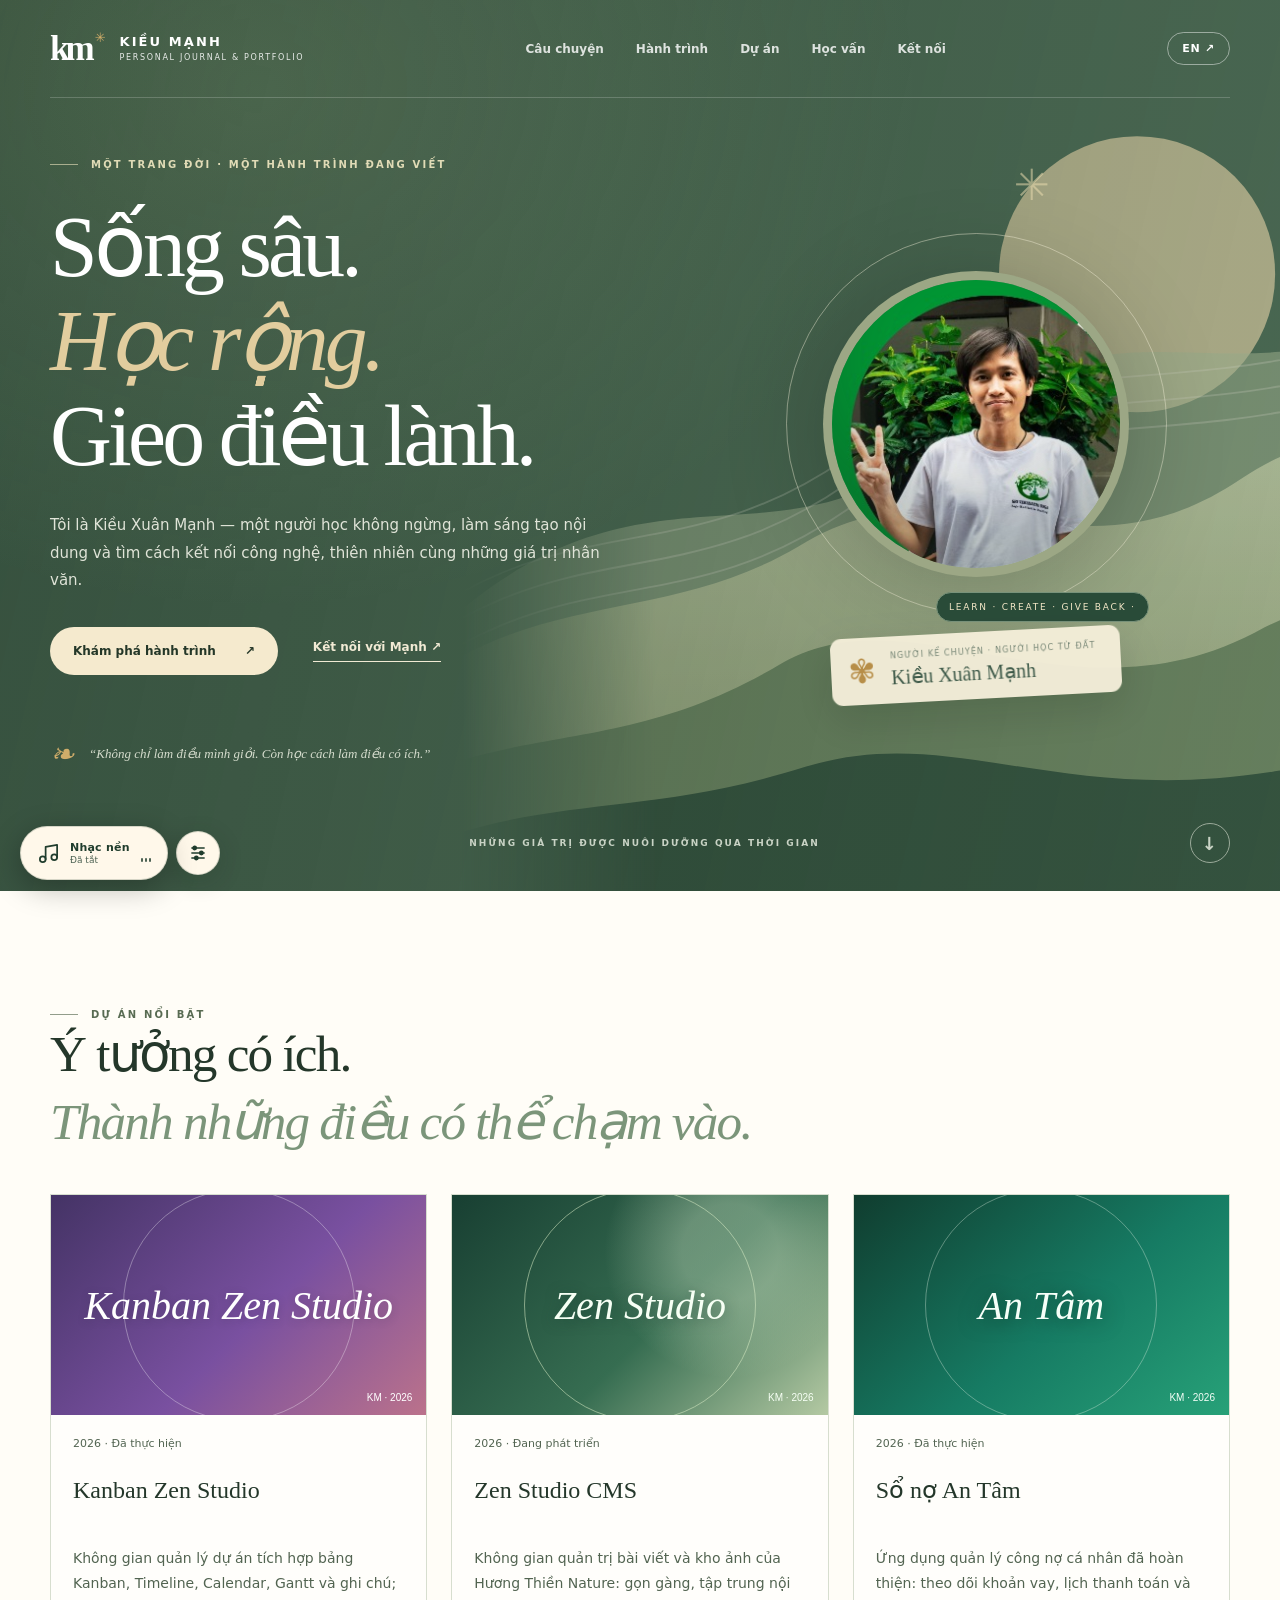
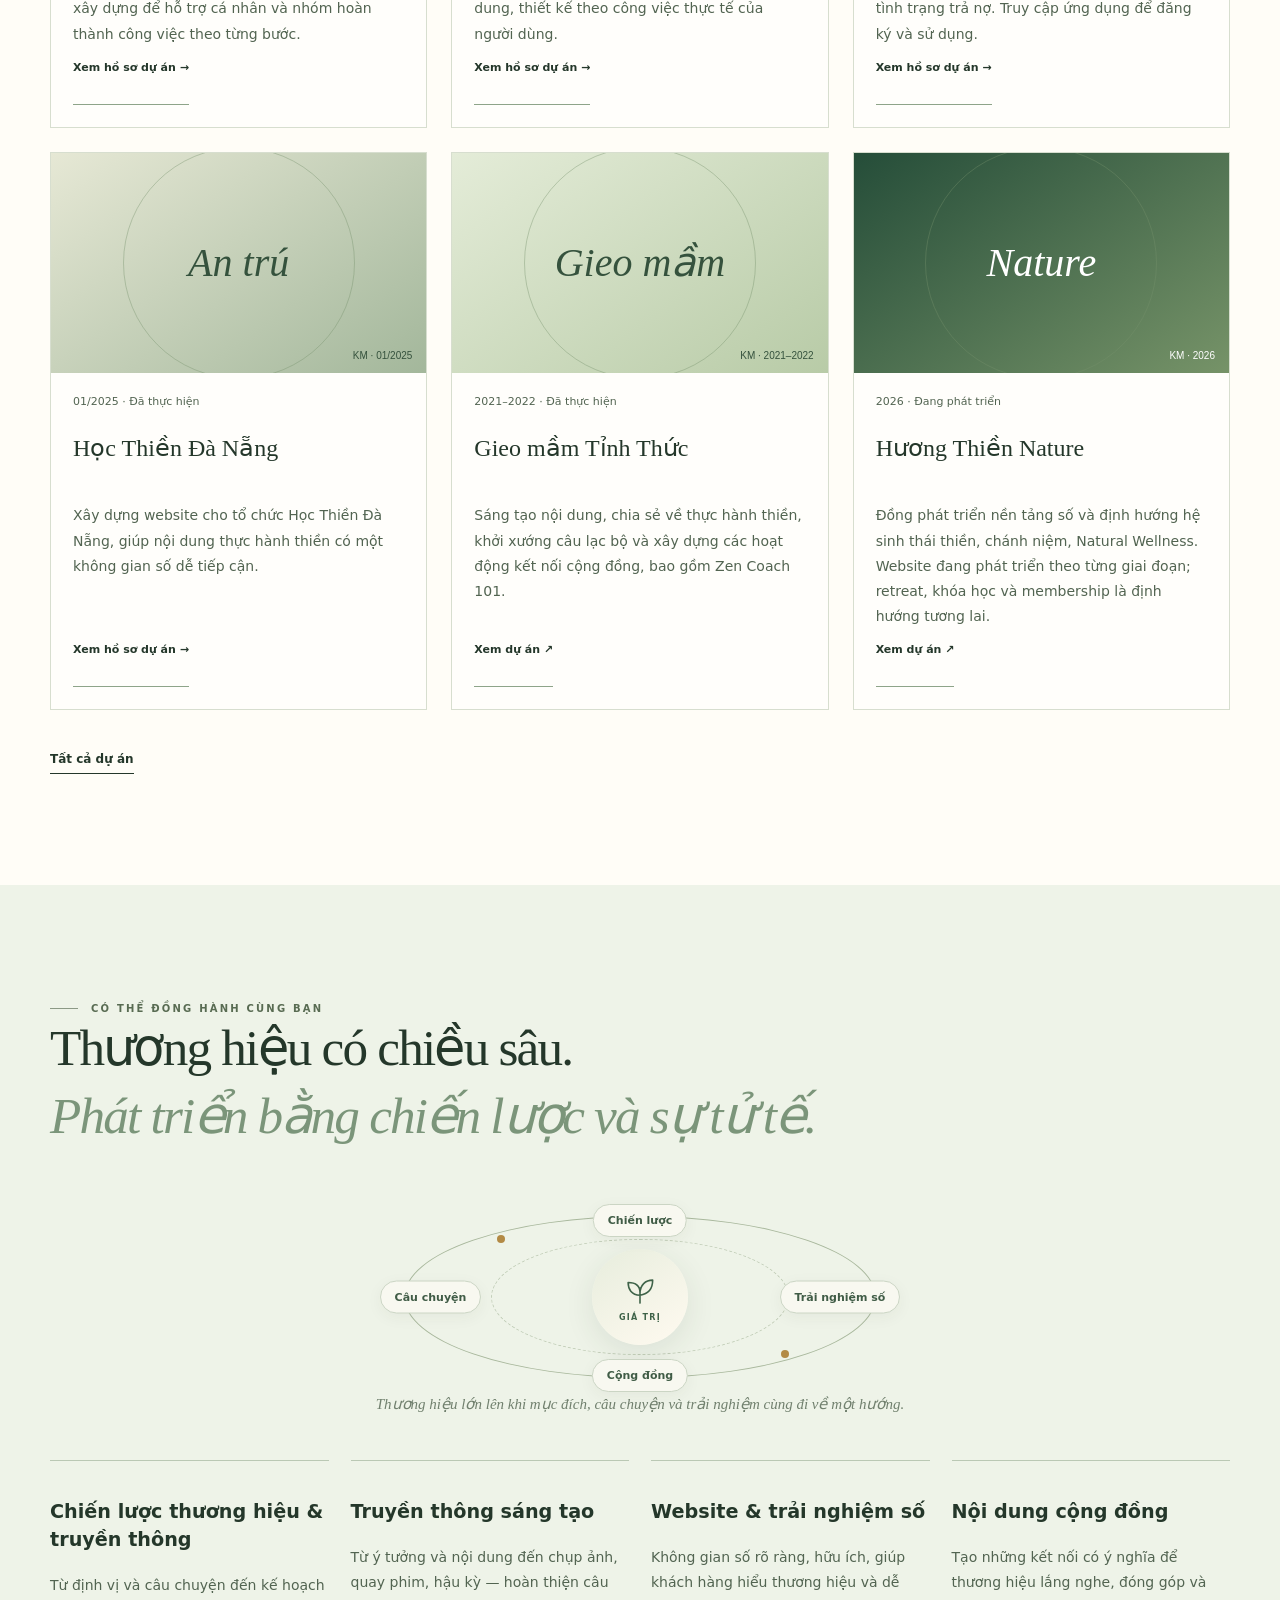
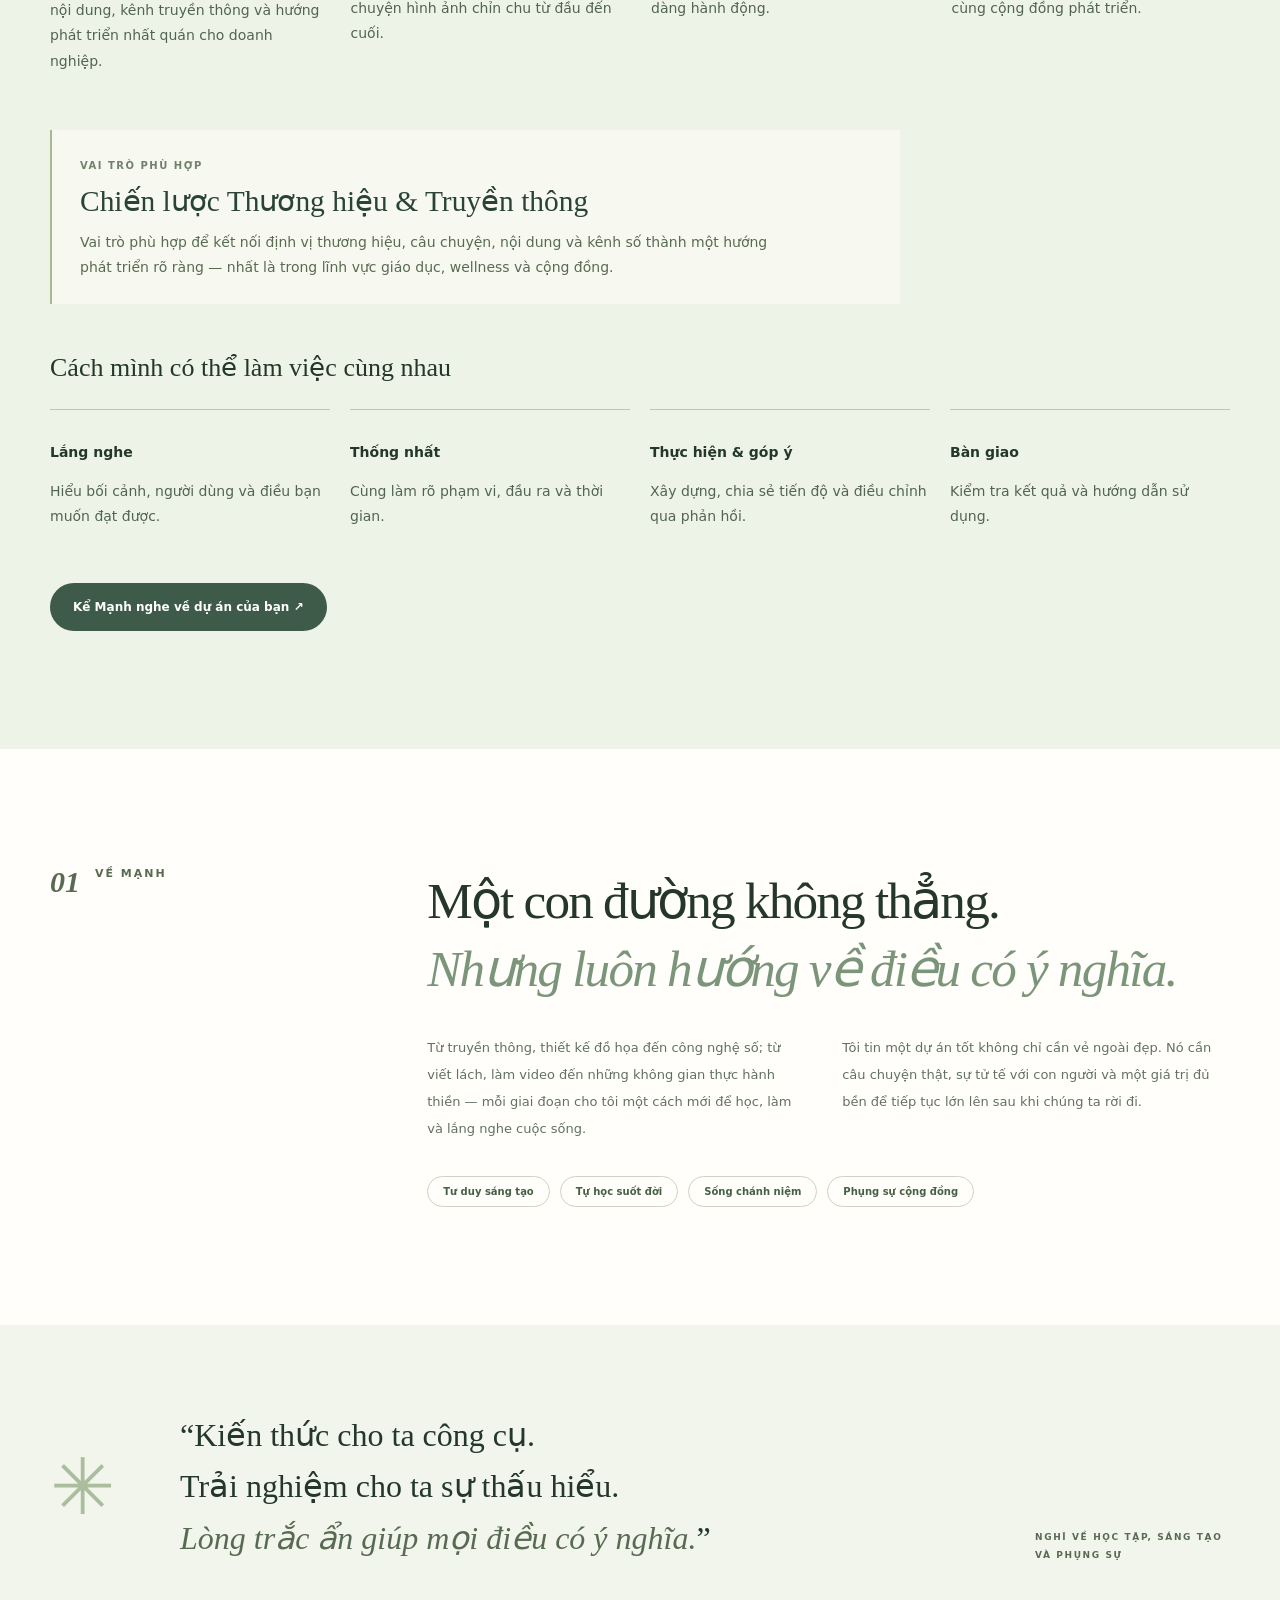
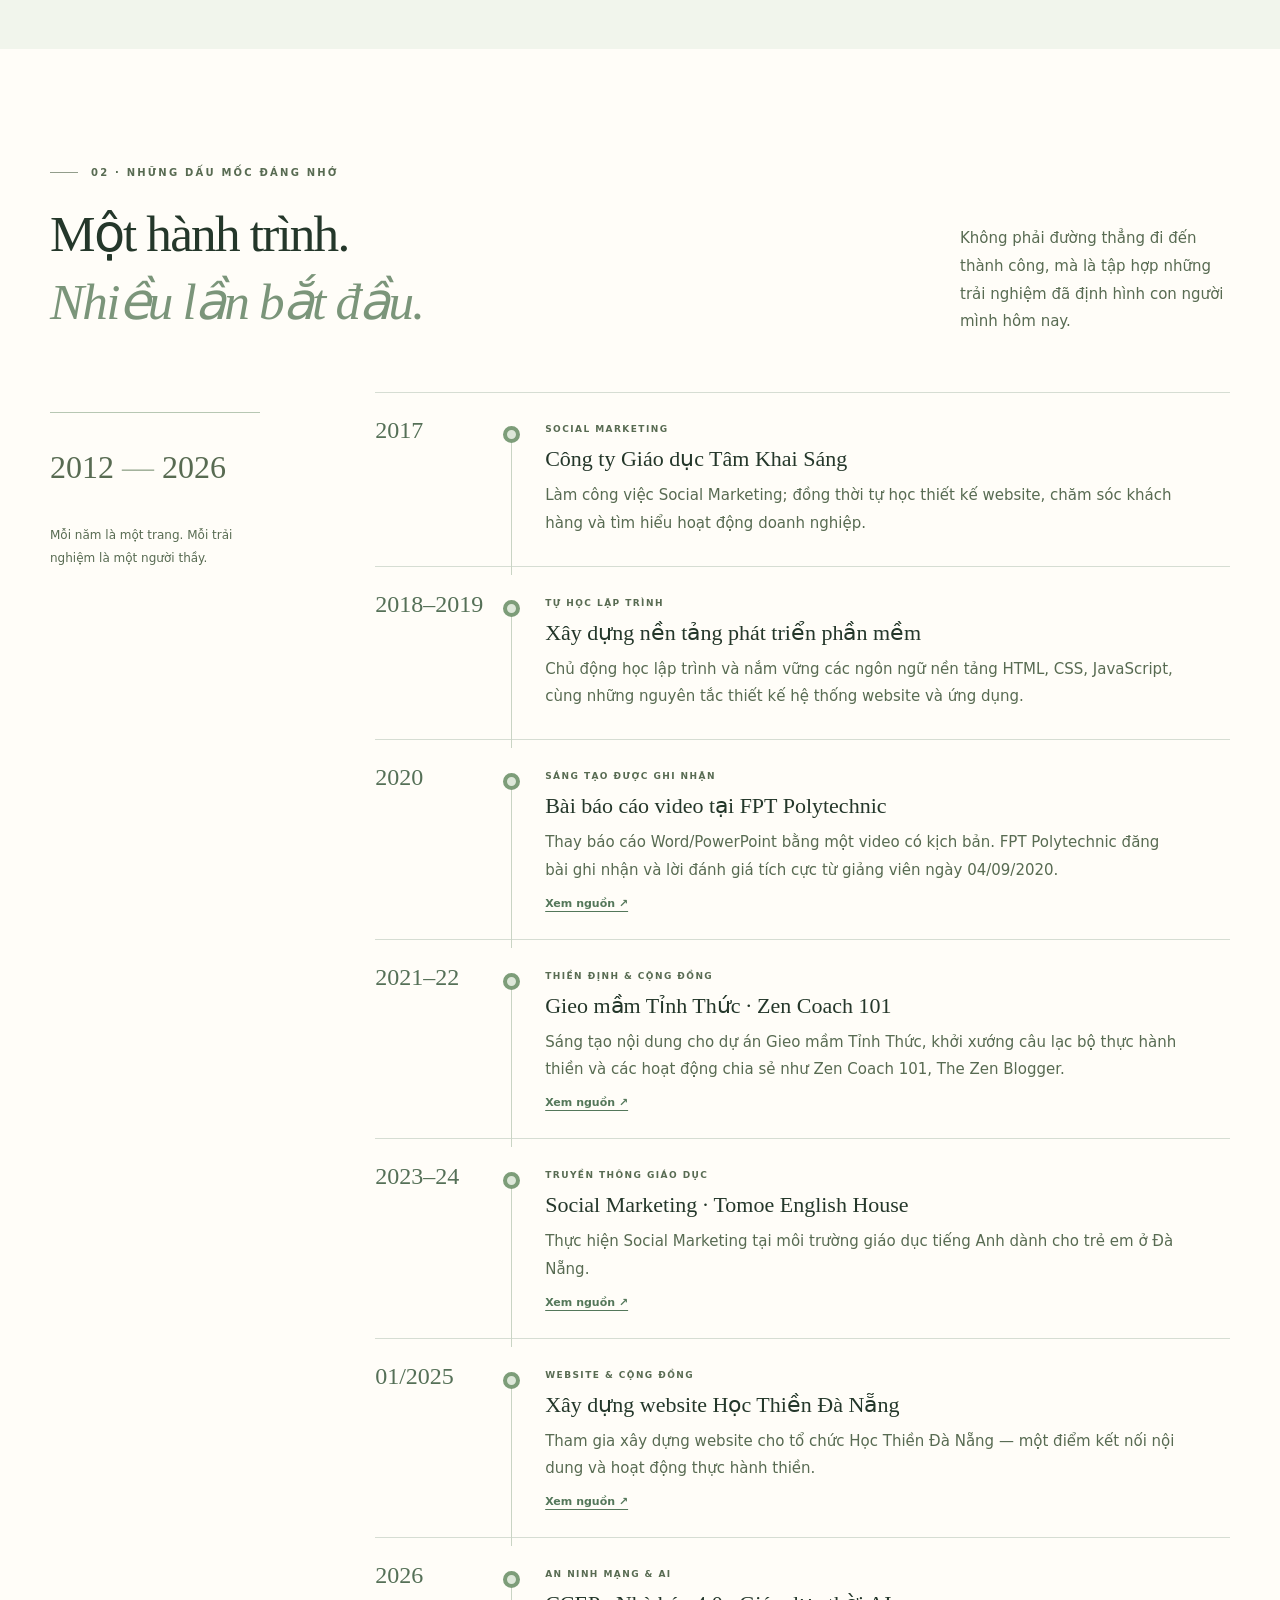
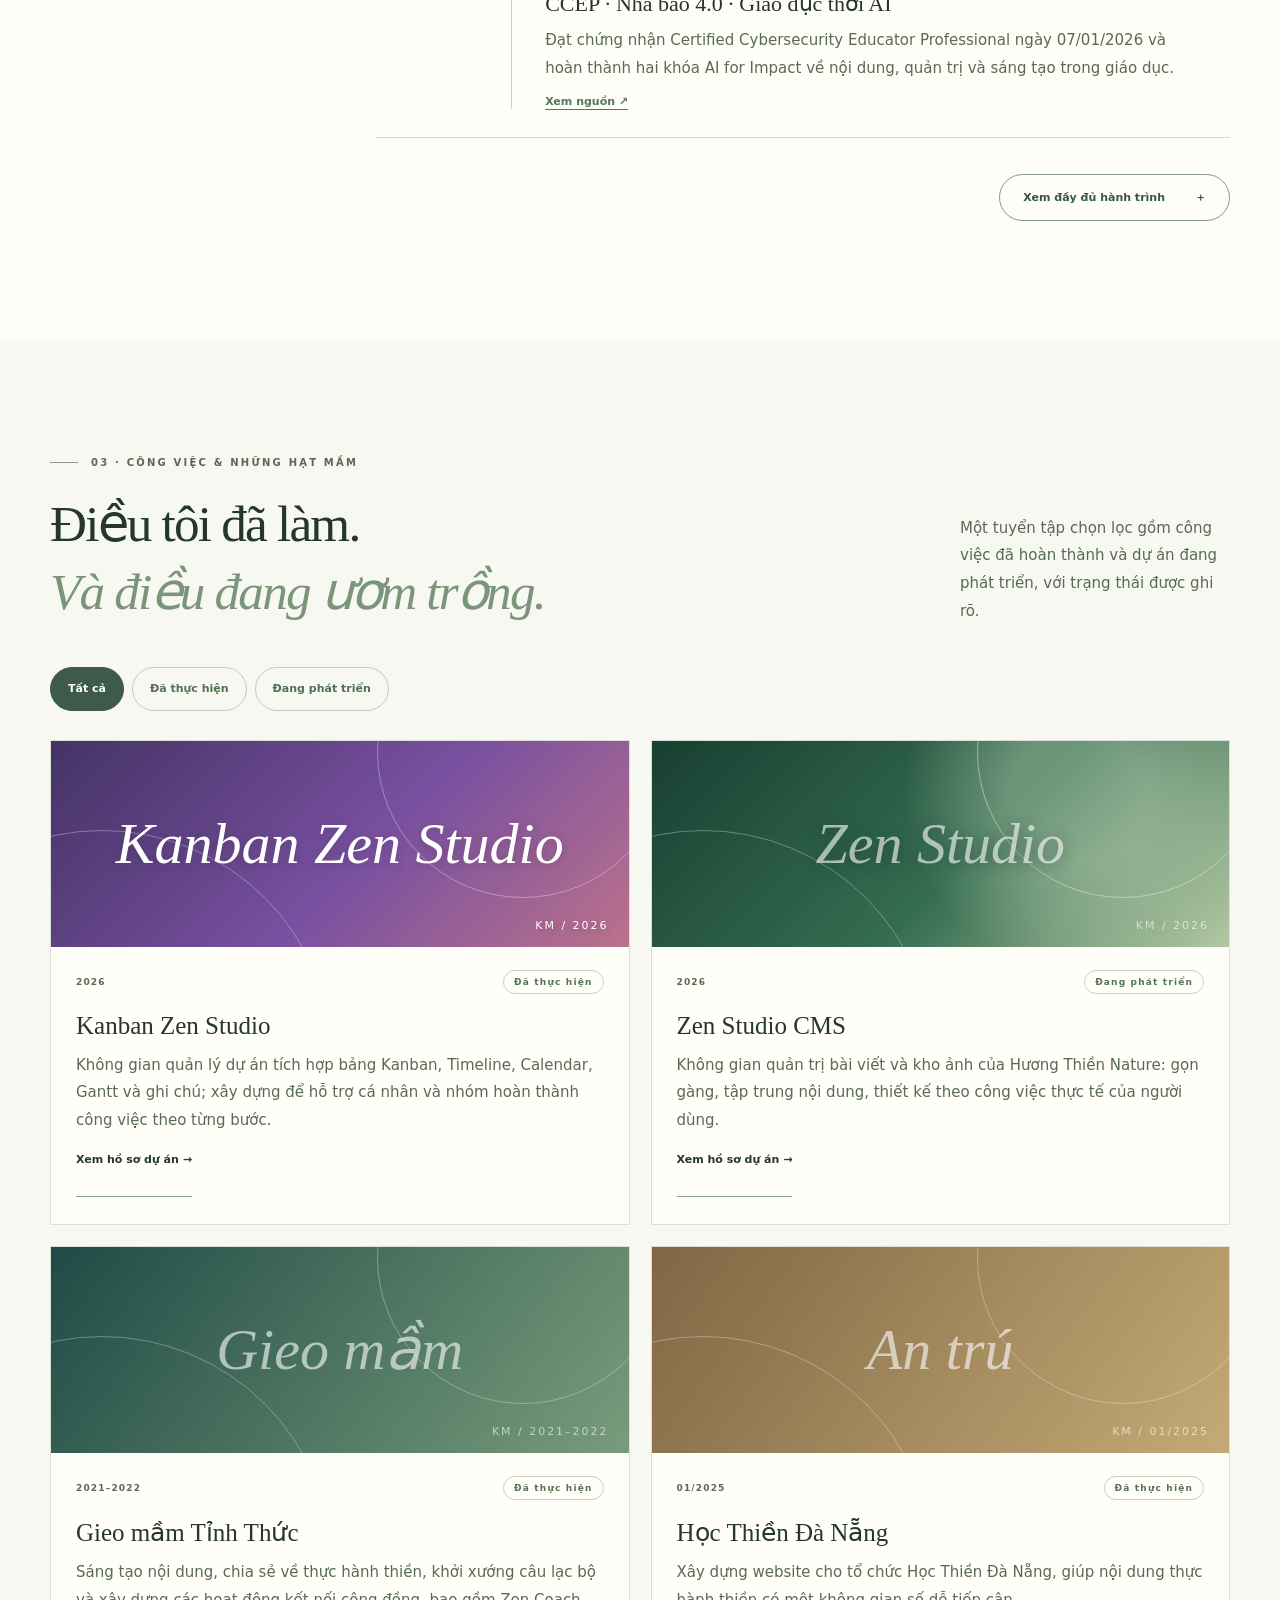
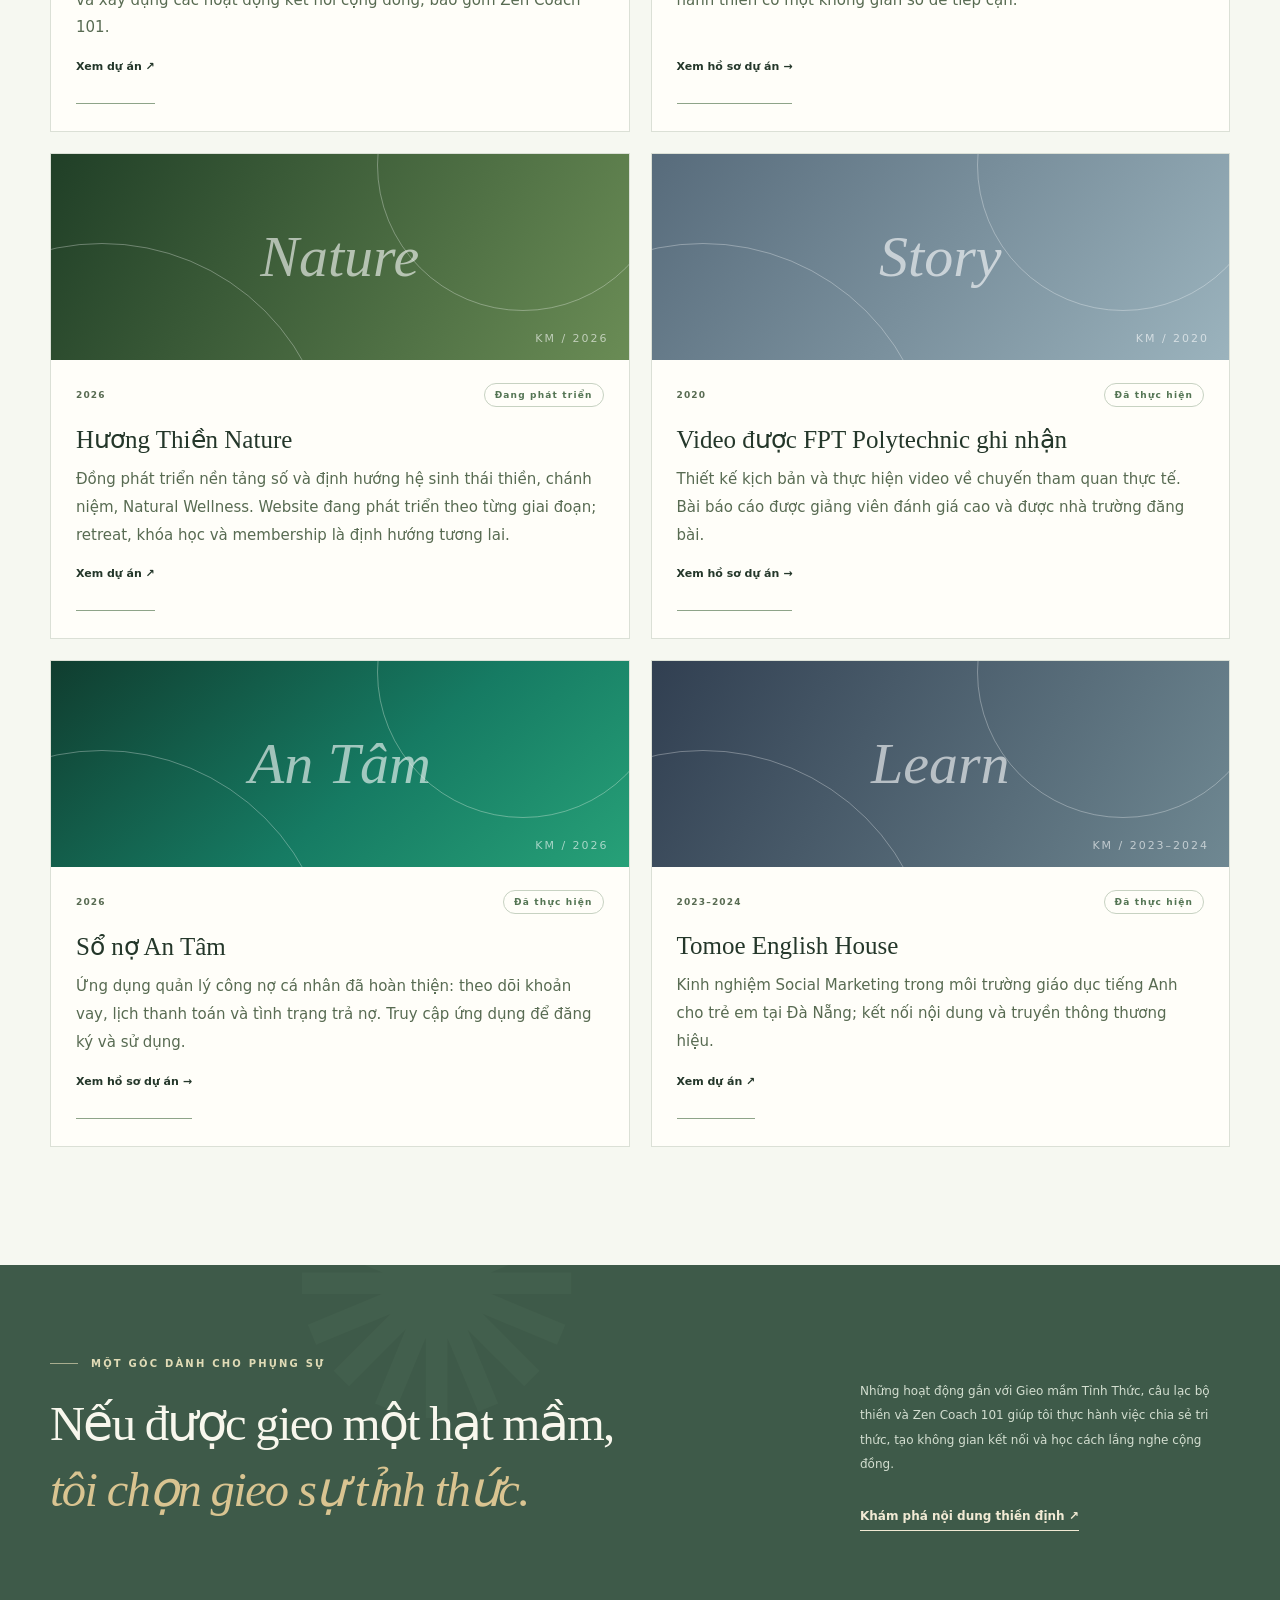
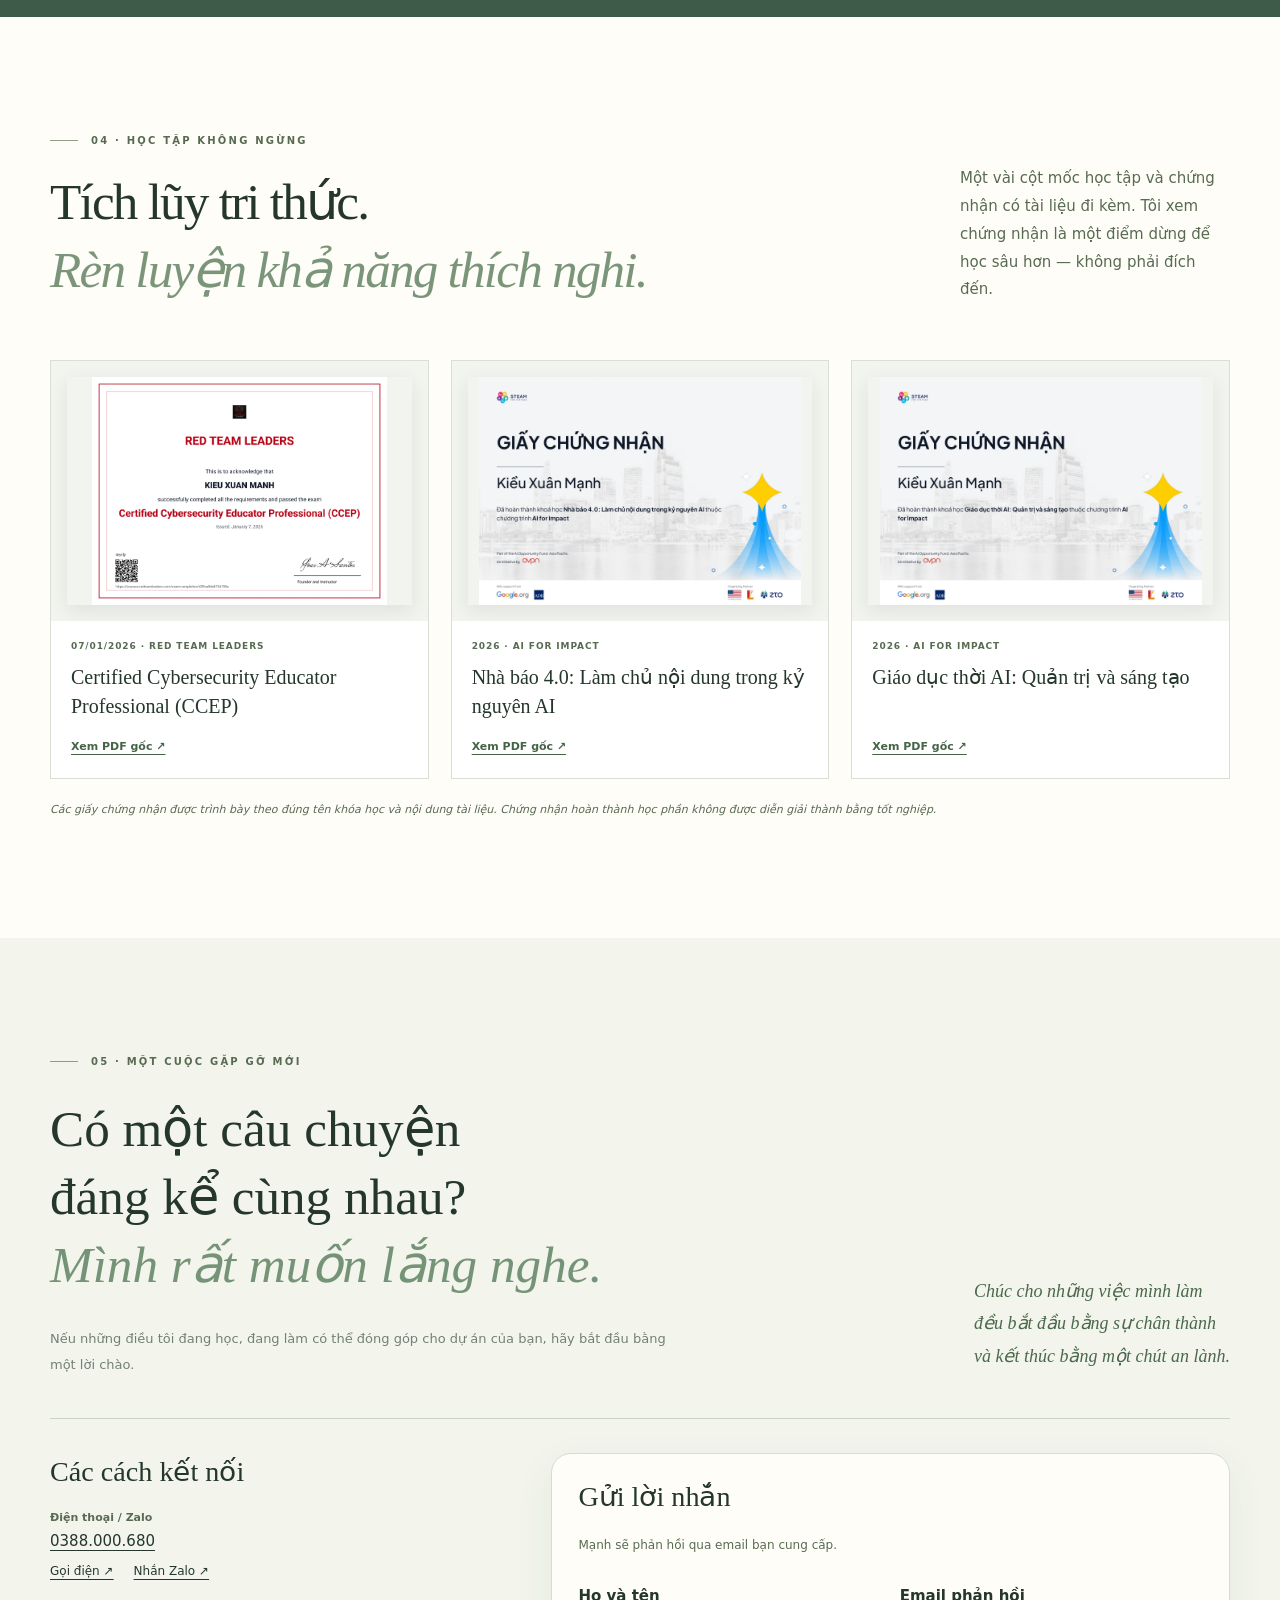
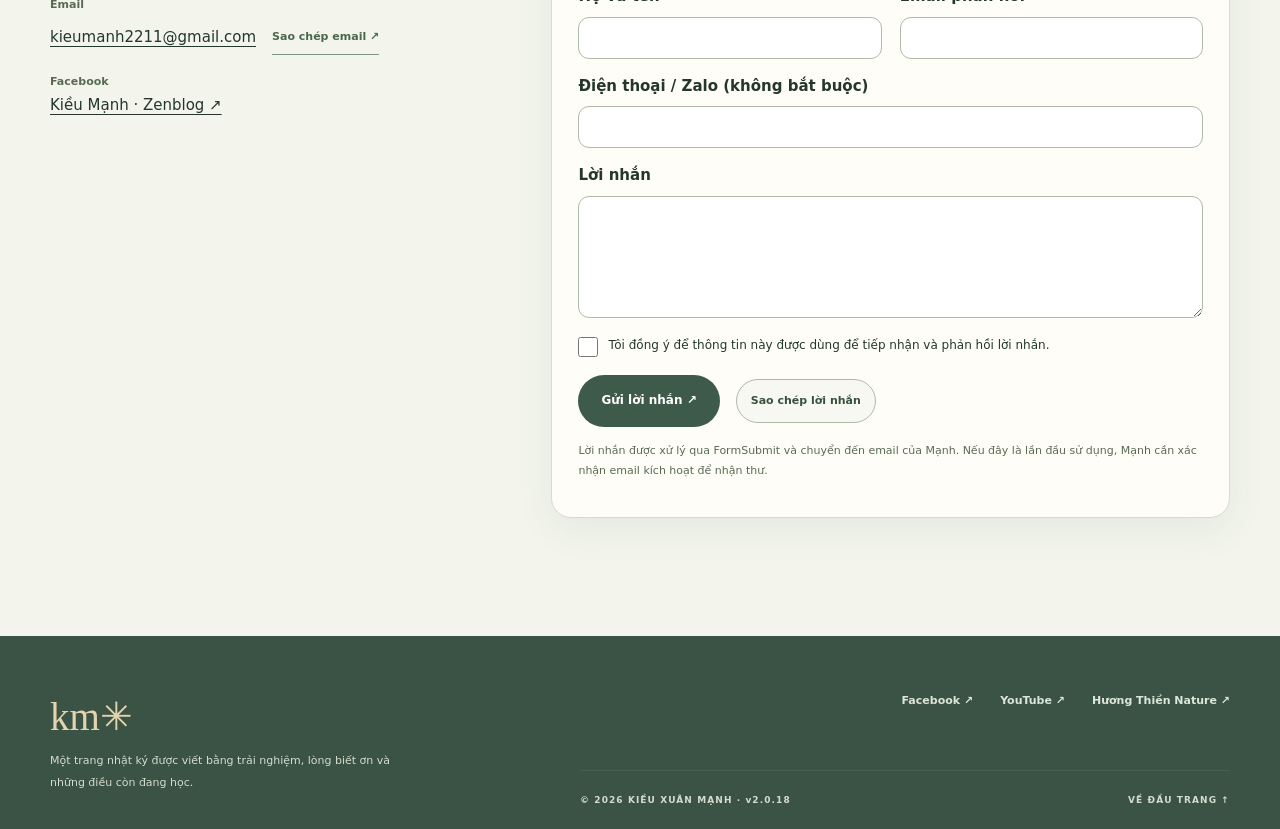
<file: index.html>
<!DOCTYPE html>
<html lang="vi">
<head>
  <meta charset="UTF-8" />
  <meta name="viewport" content="width=device-width, initial-scale=1" />
  <meta name="theme-color" content="#182b21" />
  <link rel="canonical" href="https://kieumanh.github.io/Portfolio/" />
  <meta property="og:url" content="https://kieumanh.github.io/Portfolio/" />
  <meta name="description" content="Portfolio Kiều Xuân Mạnh — hành trình học tập, truyền thông sáng tạo, thiết kế, công nghệ và phụng sự cộng đồng qua thực hành chánh niệm." />
  <meta property="og:type" content="website" />
  <meta property="og:title" content="Kiều Xuân Mạnh — Hành trình sống & kiến tạo" />
  <meta property="og:description" content="Học hỏi suốt đời. Sáng tạo có trách nhiệm. Phụng sự bằng những việc làm cụ thể." />
  <title>Kiều Xuân Mạnh — Hành trình sống & kiến tạo</title>
  <link rel="stylesheet" href="styles.css?v=2.0.18" />
  <link rel="stylesheet" href="audio-player.css?v=2.0.18" />
  <link rel="icon" href="assets/favicon.svg" type="image/svg+xml" />
<link rel="stylesheet" href="v2.css?v=2.0.18"><meta name="portfolio-version" content="2.0.18"><meta property="og:image" content="https://kieumanh.github.io/Portfolio/assets/kieu-manh-portrait.jpg"></head>
<body>
  <a class="skip-link" href="#content">Chuyển đến nội dung chính</a>
  <div class="page-progress" id="pageProgress" aria-hidden="true"></div>
  <header class="header" id="top">
    <div class="header-inner container">
      <a href="#top" class="brand" aria-label="Kiều Mạnh — về đầu trang"><span class="brand-seal">km<span class="tiny-leaf">✳</span></span><span class="brand-copy">KIỀU MẠNH <small>PERSONAL JOURNAL & PORTFOLIO</small></span></a>
      <nav class="desktop-nav" aria-label="Điều hướng chính">
        <a href="#about" data-i18n="navAbout">Câu chuyện</a><a href="#journey" data-i18n="navJourney">Hành trình</a><a href="#projects" data-i18n="navProjects">Dự án</a><a href="#learning" data-i18n="navLearning">Học vấn</a><a href="#contact" data-i18n="navContact">Kết nối</a>
      </nav>
      <div class="header-controls">
        <a class="lang-toggle" id="langToggle" href="/Portfolio/en/" hreflang="en" aria-label="Switch to English"><span id="langLabel">EN</span><span aria-hidden="true"> ↗</span></a>
        <button class="menu-toggle" id="menuToggle" type="button" aria-label="Mở menu" aria-expanded="false" aria-controls="mobileNav"><span></span><span></span></button>
      </div>
    </div>
    <nav class="mobile-nav" id="mobileNav" aria-label="Điều hướng di động" hidden>
      <a href="#about" data-i18n="navAbout">Câu chuyện</a><a href="#journey" data-i18n="navJourney">Hành trình</a><a href="#projects" data-i18n="navProjects">Dự án</a><a href="#learning" data-i18n="navLearning">Học vấn</a><a href="#contact" data-i18n="navContact">Kết nối</a>
    </nav>
  </header>

  <main id="content">
    <section class="hero" aria-labelledby="heroTitle">
      <div class="hero-engraving" aria-hidden="true"><svg viewBox="0 0 800 650" preserveAspectRatio="xMidYMid slice"><defs><linearGradient id="hills" x1="0" y1="0" x2="0" y2="1"><stop stop-color="#d9dfb7"/><stop offset="1" stop-color="#9da97a"/></linearGradient></defs><circle cx="580" cy="176" r="106" fill="#e8d6aa" opacity=".82"/><path d="M-30 530 C180 260 290 435 440 296 C575 164 690 315 850 158 L850 650 L-30 650Z" fill="#b9c5a0" opacity=".55"/><path d="M-20 535 C95 407 203 454 320 385 C444 309 528 422 660 333 C741 279 800 310 830 284 L830 650 L-20 650Z" fill="url(#hills)" opacity=".85"/><path d="M-20 585 C96 515 178 551 305 476 C406 415 533 529 678 447 C759 408 792 434 835 407 L835 650 L-20 650Z" fill="#728964"/><path d="M-20 637 C118 568 182 599 326 554 C466 511 560 626 840 513 L840 660 -20 660Z" fill="#314e3b"/><g opacity=".27" fill="none" stroke="#f8f3e6" stroke-width="1.4"><path d="M-20 520 C130 381 219 453 357 357 C505 256 668 331 830 230"/><path d="M-20 500 C130 361 219 433 357 337 C505 236 668 311 830 210"/><path d="M-20 480 C130 341 219 413 357 317 C505 216 668 291 830 190"/></g></svg></div>
      <div class="hero-sunburst" aria-hidden="true">✳</div>
      <div class="container hero-inner">
        <div class="hero-left">
          <div class="eyebrow light"><span class="eyebrow-line"></span><span data-i18n="heroKicker">MỘT TRANG ĐỜI · MỘT HÀNH TRÌNH ĐANG VIẾT</span></div>
          <h1 id="heroTitle" data-i18n-html="heroTitle">Sống sâu.<br /><em>Học rộng.</em><br />Gieo điều lành.</h1>
          <p class="hero-lead" data-i18n="heroLead">Tôi là Kiều Xuân Mạnh — một người học không ngừng, làm sáng tạo nội dung và tìm cách kết nối công nghệ, thiên nhiên cùng những giá trị nhân văn.</p>
          <div class="hero-actions"><a href="#featured" class="btn btn-cream"><span data-i18n="exploreJourney">Khám phá hành trình</span><span aria-hidden="true">↗</span></a><a href="#contact" class="text-link light" data-i18n="connectNow">Kết nối với Mạnh <span aria-hidden="true">↗</span></a></div>
          <div class="hero-caption"><span class="caption-mark">❧</span><span data-i18n="heroQuote">“Không chỉ làm điều mình giỏi. Còn học cách làm điều có ích.”</span></div>
        </div>
        <div class="hero-right">
          <div class="portrait-outer">
            <div class="portrait-line"></div>
            <div class="portrait-circle"><span class="portrait-fallback">KM<small>2026</small></span><img alt="Chân dung Kiều Xuân Mạnh" src="assets/kieu-manh-portrait.jpg" onerror="this.style.display='none'" width="360" height="360" /></div>
            <span class="orbit-caption" data-i18n="orbit">LEARN · CREATE · GIVE BACK ·</span>
          </div>
          <div class="portrait-card"><span class="flower">✾</span><div><small data-i18n="portraitSmall">NGƯỜI KỂ CHUYỆN · NGƯỜI HỌC TỪ ĐẤT</small><strong>Kiều Xuân Mạnh</strong></div></div>
        </div>
      </div>
      <div class="hero-index container"><span>01 / 06</span><span data-i18n="heroFooter">NHỮNG GIÁ TRỊ ĐƯỢC NUÔI DƯỠNG QUA THỜI GIAN</span><a href="#about" aria-label="Cuộn xuống" class="scroll-down">↓</a></div>
    </section>
<section class="section v2-featured" id="featured"><div class="container"><div class="eyebrow dark"><span class="eyebrow-line"></span><span data-i18n="featureKicker">DỰ ÁN NỔI BẬT</span></div><h2 class="display-title" data-i18n-html="featureTitle">Ý tưởng có ích.<br><em>Thành những điều có thể chạm vào.</em></h2><div class="v2-feature-grid" id="featuredGrid"><article class="v2-feature-card"><div class="v2-art" style="background:linear-gradient(135deg,#7544b8,#d76aa1,#ef9656)"><span>Kanban</span><small>ZEN STUDIO · 2026</small></div><div class="v2-feature-copy"><small>2026 · Đã thực hiện · v1.7.0</small><h3>Kanban Zen Studio</h3><p>Không gian quản lý dự án kết nối Kanban, kế hoạch thời gian và checklist: từ ý tưởng đến từng bước hoàn thành.</p><a href="/Portfolio/projects/kanban-studio-project/" class="project-link">Xem hồ sơ dự án →</a></div></article><article class="v2-feature-card"><div class="v2-art zen-studio"><span>Zen Studio</span><small>KM · 2026</small></div><div class="v2-feature-copy"><small>2026 · Đang phát triển</small><h3>Zen Studio CMS</h3><p>Không gian biên tập và quản trị nội dung được thiết kế vừa với người làm sáng tạo, tổ chức và doanh nghiệp.</p><a href="/Portfolio/projects/zen-studio-cms/" class="project-link">Xem hồ sơ dự án →</a></div></article><article class="v2-feature-card"><div class="v2-art so-no-an-tam"><span>An Tâm</span><small>KM · 2026</small></div><div class="v2-feature-copy"><small>2026 · Đã thực hiện</small><h3>Sổ nợ An Tâm</h3><p>Ứng dụng quản lý công nợ cá nhân đã hoàn thiện: theo dõi khoản vay, lịch thanh toán và tình trạng trả nợ. Truy cập ứng dụng để đăng ký và sử dụng.</p><a href="/Portfolio/projects/so-no-an-tam/"  class="project-link">Xem hồ sơ dự án →</a></div></article><article class="v2-feature-card"><div class="v2-art education"><span>An trú</span><small>KM · 01/2025</small></div><div class="v2-feature-copy"><small>01/2025 · Đã thực hiện</small><h3>Học Thiền Đà Nẵng</h3><p>Xây dựng website cho tổ chức Học Thiền Đà Nẵng, giúp nội dung thực hành thiền có một không gian số dễ tiếp cận.</p><a href="/Portfolio/projects/hoc-thien-da-nang/"  class="project-link">Xem hồ sơ dự án →</a></div></article><article class="v2-feature-card"><div class="v2-art meditation"><span>Gieo mầm</span><small>KM · 2021–2022</small></div><div class="v2-feature-copy"><small>2021–2022 · Đã thực hiện</small><h3>Gieo mầm Tỉnh Thức</h3><p>Sáng tạo nội dung, chia sẻ về thực hành thiền, khởi xướng câu lạc bộ và xây dựng các hoạt động kết nối cộng đồng, bao gồm Zen Coach 101.</p><a href="https://www.youtube.com/@minhtrietthiendinh" target="_blank" rel="noopener noreferrer" class="project-link">Xem dự án ↗</a></div></article><article class="v2-feature-card"><div class="v2-art nature"><span>Nature</span><small>KM · 2026</small></div><div class="v2-feature-copy"><small>2026 · Đang phát triển</small><h3>Hương Thiền Nature</h3><p>Đồng phát triển nền tảng số và định hướng hệ sinh thái thiền, chánh niệm, Natural Wellness. Website đang phát triển theo từng giai đoạn; retreat, khóa học và membership là định hướng tương lai.</p><a href="https://huongthiennature.com/vi/" target="_blank" rel="noopener noreferrer" class="project-link">Xem dự án ↗</a></div></article></div><a class="text-link" href="#projects" data-i18n="storyReturn">Tất cả dự án →</a></div></section>
<section class="section v2-collaboration" id="collaboration"><div class="container"><div class="eyebrow dark"><span class="eyebrow-line"></span><span data-i18n="collabKicker">CÓ THỂ ĐỒNG HÀNH CÙNG BẠN</span></div><h2 class="display-title" data-i18n-html="collabTitle">Thương hiệu có chiều sâu.<br><em>Phát triển bằng chiến lược và sự tử tế.</em></h2><figure class="brand-motion" role="img" aria-label="Chiến lược, câu chuyện, trải nghiệm số và cộng đồng cùng kết nối để nuôi dưỡng thương hiệu."><div class="brand-orbit"><span class="orbit-tag orbit-strategy">Chiến lược</span><span class="orbit-tag orbit-story">Câu chuyện</span><span class="orbit-tag orbit-digital">Trải nghiệm số</span><span class="orbit-tag orbit-community">Cộng đồng</span><div class="brand-core"><svg aria-hidden="true" viewBox="0 0 48 48" fill="none"><path d="M24 38V19m0 9C13 28 9 20 9 12c9 0 15 4 15 13m0 1c0-11 7-17 16-17 0 9-4 17-16 19" stroke="currentColor" stroke-width="2" stroke-linecap="round" stroke-linejoin="round"/></svg><span>GIÁ TRỊ</span></div><i class="orbit-dot dot-one"></i><i class="orbit-dot dot-two"></i></div><figcaption>Thương hiệu lớn lên khi mục đích, câu chuyện và trải nghiệm cùng đi về một hướng.</figcaption></figure><div class="v2-service-grid"><article><h3 data-i18n="service1">Chiến lược thương hiệu & truyền thông</h3><p data-i18n="service1p">Từ định vị và câu chuyện đến kế hoạch nội dung, kênh truyền thông và hướng phát triển nhất quán cho doanh nghiệp.</p></article><article><h3 data-i18n="service2">Truyền thông sáng tạo</h3><p data-i18n="service2p">Từ ý tưởng và nội dung đến chụp ảnh, quay phim, hậu kỳ — hoàn thiện câu chuyện hình ảnh chỉn chu từ đầu đến cuối.</p></article><article><h3 data-i18n="service3">Website & trải nghiệm số</h3><p data-i18n="service3p">Không gian số rõ ràng, hữu ích, giúp khách hàng hiểu thương hiệu và dễ dàng hành động.</p></article><article><h3 data-i18n="service4">Nội dung cộng đồng</h3><p data-i18n="service4p">Tạo những kết nối có ý nghĩa để thương hiệu lắng nghe, đóng góp và cùng cộng đồng phát triển.</p></article></div><aside class="role-fit"><small>VAI TRÒ PHÙ HỢP</small><h3 data-i18n="roleTitle">Chiến lược Thương hiệu & Truyền thông</h3><p data-i18n="roleText">Vai trò phù hợp để kết nối định vị thương hiệu, câu chuyện, nội dung và kênh số thành một hướng phát triển rõ ràng — nhất là trong lĩnh vực giáo dục, wellness và cộng đồng.</p></aside><h3 class="v2-process-title" data-i18n="processTitle">Cách mình có thể làm việc cùng nhau</h3><ol class="v2-process"><li><h4 data-i18n="step1">Lắng nghe</h4><p data-i18n="step1p">Hiểu bối cảnh, người dùng và điều bạn muốn đạt được.</p></li><li><h4 data-i18n="step2">Thống nhất</h4><p data-i18n="step2p">Cùng làm rõ phạm vi, đầu ra và thời gian.</p></li><li><h4 data-i18n="step3">Thực hiện & góp ý</h4><p data-i18n="step3p">Xây dựng, chia sẻ tiến độ và điều chỉnh qua phản hồi.</p></li><li><h4 data-i18n="step4">Bàn giao</h4><p data-i18n="step4p">Kiểm tra kết quả và hướng dẫn sử dụng.</p></li></ol><a class="btn btn-dark" href="#contact">Kể Mạnh nghe về dự án của bạn ↗</a></div></section>
<section class="manifesto section" id="about">
      <div class="container manifesto-grid">
        <div class="section-tag"><span class="section-no">01</span><span data-i18n="aboutKicker">VỀ MẠNH</span></div>
        <div><h2 class="display-title" data-i18n-html="aboutTitle">Một con đường không thẳng.<br/><em>Nhưng luôn hướng về điều có ý nghĩa.</em></h2><div class="about-copy"><p data-i18n="aboutP1">Từ truyền thông, thiết kế đồ họa đến công nghệ số; từ viết lách, làm video đến những không gian thực hành thiền — mỗi giai đoạn cho tôi một cách mới để học, làm và lắng nghe cuộc sống.</p><p data-i18n="aboutP2">Tôi tin một dự án tốt không chỉ cần vẻ ngoài đẹp. Nó cần câu chuyện thật, sự tử tế với con người và một giá trị đủ bền để tiếp tục lớn lên sau khi chúng ta rời đi.</p></div><div class="value-pills"><span data-i18n="value1">Tư duy sáng tạo</span><span data-i18n="value2">Tự học suốt đời</span><span data-i18n="value3">Sống chánh niệm</span><span data-i18n="value4">Phụng sự cộng đồng</span></div></div>
      </div>
    </section>

    <section class="quote-band" aria-label="Triết lý sống"><div class="container quote-grid"><span class="quote-star" aria-hidden="true">✳</span><blockquote data-i18n-html="quoteText">“Kiến thức cho ta công cụ.<br />Trải nghiệm cho ta sự thấu hiểu.<br /><em>Lòng trắc ẩn giúp mọi điều có ý nghĩa.</em>”</blockquote><div class="quote-side" data-i18n="quoteSide">NGHĨ VỀ HỌC TẬP, SÁNG TẠO VÀ PHỤNG SỰ</div></div></section>

    <section class="section timeline-section" id="journey">
      <div class="container"><div class="section-head"><div><div class="eyebrow dark"><span class="eyebrow-line"></span><span data-i18n="timelineKicker">02 · NHỮNG DẤU MỐC ĐÁNG NHỚ</span></div><h2 class="display-title" data-i18n-html="timelineTitle">Một hành trình.<br /><em>Nhiều lần bắt đầu.</em></h2></div><p class="section-intro" data-i18n="timelineIntro">Không phải đường thẳng đi đến thành công, mà là tập hợp những trải nghiệm đã định hình con người mình hôm nay.</p></div>
        <div class="timeline-layout"><aside class="timeline-aside"><div class="side-note"><span class="side-note-year">2012 <i>—</i> 2026</span><span data-i18n="timelineAside">Mỗi năm là một trang. Mỗi trải nghiệm là một người thầy.</span></div></aside><div class="timeline" id="timelineList"></div></div>
        <button class="outline-button timeline-more" id="timelineMore" aria-expanded="false" type="button"><span data-i18n="seeAllMilestones">Xem đầy đủ hành trình</span><span aria-hidden="true">＋</span></button>
      </div>
    </section>

    <section class="section project-section" id="projects">
      <div class="container"><div class="section-head"><div><div class="eyebrow dark"><span class="eyebrow-line"></span><span data-i18n="projectKicker">03 · CÔNG VIỆC & NHỮNG HẠT MẦM</span></div><h2 class="display-title" data-i18n-html="projectTitle">Điều tôi đã làm.<br/><em>Và điều đang ươm trồng.</em></h2></div><p class="section-intro" data-i18n="projectIntro">Một tuyển tập chọn lọc gồm công việc đã hoàn thành và dự án đang phát triển, với trạng thái được ghi rõ.</p></div>
        <div class="filters" role="group" aria-label="Lọc dự án" id="projectFilters"><button type="button" class="filter active" data-filter="all" aria-pressed="true" data-i18n="filterAll">Tất cả</button><button type="button" class="filter" data-filter="done" aria-pressed="false" data-i18n="filterDone">Đã thực hiện</button><button type="button" class="filter" data-filter="growing" aria-pressed="false" data-i18n="filterGrowing">Đang phát triển</button></div>
        <div class="projects-grid" id="projectsGrid"></div>
      </div>
    </section>

    <section class="practice-section" id="giving"><div class="container practice-inner"><div><div class="eyebrow light"><span class="eyebrow-line"></span><span data-i18n="giveKicker">MỘT GÓC DÀNH CHO PHỤNG SỰ</span></div><h2 data-i18n-html="giveTitle">Nếu được gieo một hạt mầm,<br/><em>tôi chọn gieo sự tỉnh thức.</em></h2></div><div class="practice-copy"><p data-i18n="giveP">Những hoạt động gắn với Gieo mầm Tỉnh Thức, câu lạc bộ thiền và Zen Coach 101 giúp tôi thực hành việc chia sẻ tri thức, tạo không gian kết nối và học cách lắng nghe cộng đồng.</p><a href="https://www.youtube.com/@minhtrietthiendinh" class="text-link light" target="_blank" rel="noopener noreferrer" data-i18n="giveLink">Khám phá nội dung thiền định ↗</a></div></div><div class="practice-decoration" aria-hidden="true">✺</div></section>

    <section class="section credentials-section" id="learning"><div class="container"><div class="section-head"><div><div class="eyebrow dark"><span class="eyebrow-line"></span><span data-i18n="learningKicker">04 · HỌC TẬP KHÔNG NGỪNG</span></div><h2 class="display-title" data-i18n-html="learningTitle">Tích lũy tri thức.<br/><em>Rèn luyện khả năng thích nghi.</em></h2></div><p class="section-intro" data-i18n="learningIntro">Một vài cột mốc học tập và chứng nhận có tài liệu đi kèm. Tôi xem chứng nhận là một điểm dừng để học sâu hơn — không phải đích đến.</p></div>
          <div class="certificate-grid" id="certificateGrid"></div><p class="credentials-note" data-i18n="credentialsNote">Các giấy chứng nhận được trình bày theo đúng tên khóa học và nội dung tài liệu. Chứng nhận hoàn thành học phần không được diễn giải thành bằng tốt nghiệp.</p>
        </div></section>

    <section class="closing section" id="contact" aria-labelledby="contactTitleHeading">
      <div class="contact-layout">
        <div class="contact-intro">
          <div class="contact-intro-copy">
            <div class="eyebrow dark"><span class="eyebrow-line"></span><span data-i18n="contactKicker">05 · MỘT CUỘC GẶP GỠ MỚI</span></div>
            <h2 class="closing-title" id="contactTitleHeading" data-i18n-html="contactTitle">Có một câu chuyện<br/>đáng kể cùng nhau?<br/><em>Mình rất muốn lắng nghe.</em></h2>
            <p data-i18n="contactP">Nếu những điều tôi đang học, đang làm có thể đóng góp cho dự án của bạn, hãy bắt đầu bằng một lời chào.</p>
          </div>
          <p class="contact-signoff" data-i18n-html="postcard">Chúc cho những việc mình làm<br/>đều bắt đầu bằng sự chân thành<br/>và kết thúc bằng một chút an lành.</p>
        </div>
        <div class="contact-form-grid">
          <aside class="contact-details" aria-labelledby="contactMethods">
            <h3 id="contactMethods" data-i18n="contactMethods">Các cách kết nối</h3>
            <dl>
              <dt data-i18n="contactPhone">Điện thoại / Zalo</dt>
              <dd><a href="tel:+84388000680">0388.000.680</a><div class="contact-mini"><a href="tel:+84388000680" data-i18n="callNow">Gọi điện ↗</a><a href="https://zalo.me/0388000680" target="_blank" rel="noopener noreferrer" data-i18n="zaloNow">Nhắn Zalo ↗</a></div></dd>
              <dt>Email</dt>
              <dd class="contact-email"><a href="mailto:kieumanh2211@gmail.com">kieumanh2211@gmail.com</a><button class="copy-button" id="copyEmail" type="button" data-i18n="copyEmail">Sao chép email ↗</button></dd>
              <dt>Facebook</dt>
              <dd><a href="https://www.facebook.com/kieumanh.zenblog/" target="_blank" rel="noopener noreferrer">Kiều Mạnh · Zenblog ↗</a></dd>
            </dl>
          </aside>
          <form id="contactForm" class="contact-form" action="https://formsubmit.co/kieumanh2211@gmail.com" method="POST" aria-labelledby="formTitle">
            <h3 id="formTitle" data-i18n="formTitle">Gửi lời nhắn</h3>
            <p data-i18n="formIntro">Mạnh sẽ phản hồi qua email bạn cung cấp.</p>
            <div class="contact-fields"><div><label for="contactName" data-i18n="formName">Họ và tên</label><input id="contactName" name="name" autocomplete="name" required maxlength="100" /></div><div><label for="contactEmail" data-i18n="formEmail">Email phản hồi</label><input id="contactEmail" name="email" type="email" autocomplete="email" required maxlength="160" /></div></div>
            <label for="contactPhone" data-i18n="formPhone">Điện thoại / Zalo (không bắt buộc)</label><input id="contactPhone" name="phone" type="tel" autocomplete="tel" maxlength="40" />
            <label for="contactMessage" data-i18n="formMessage">Lời nhắn</label><textarea id="contactMessage" name="message" required minlength="10" maxlength="3000" rows="6"></textarea>
            <div class="form-honey" aria-hidden="true"><label for="contactWebsite">Website</label><input id="contactWebsite" name="_honey" tabindex="-1" autocomplete="off" /></div>
            <input type="hidden" name="_subject" value="Lời nhắn từ Portfolio Kiều Mạnh" /><input type="hidden" name="_template" value="table" /><input type="hidden" name="_url" value="https://kieumanh.github.io/Portfolio/" />
            <label class="contact-consent"><input type="checkbox" id="contactConsent" required /><span data-i18n="formConsent">Tôi đồng ý để thông tin này được dùng để tiếp nhận và phản hồi lời nhắn.</span></label>
            <div class="contact-form-actions"><button class="btn btn-dark" type="submit" data-i18n="formSubmit">Gửi lời nhắn ↗</button><button id="contactCopy" class="copy-button" type="button" data-i18n="formCopy">Sao chép lời nhắn</button></div>
            <p class="contact-form-note" data-i18n="formNote">Lời nhắn được xử lý qua FormSubmit và chuyển đến email của Mạnh. Nếu đây là lần đầu sử dụng, Mạnh cần xác nhận email kích hoạt để nhận thư.</p><p id="contactStatus" class="contact-status" role="status" aria-live="polite"></p>
          </form>
        </div>
      </div>
    </section>
  </main>
  <footer class="footer"><div class="container footer-grid"><div><span class="footer-mark">km✳</span><p data-i18n="footerP">Một trang nhật ký được viết bằng trải nghiệm, lòng biết ơn và những điều còn đang học.</p></div><div class="footer-right"><div class="footer-social"><a href="https://www.facebook.com/kieumanh.zenblog/" target="_blank" rel="noopener noreferrer">Facebook ↗</a><a href="https://www.youtube.com/@minhtrietthiendinh" target="_blank" rel="noopener noreferrer">YouTube ↗</a><a href="https://huongthiennature.com/vi/" target="_blank" rel="noopener noreferrer">Hương Thiền Nature ↗</a></div><div class="footer-bottom"><span>© 2026 KIỀU XUÂN MẠNH · v2.0.18</span><a href="#top" data-i18n="backTop">VỀ ĐẦU TRANG ↑</a></div></div></div></footer>
  <dialog id="certDialog" class="cert-dialog" aria-labelledby="dialogTitle"><div class="dialog-top"><strong id="dialogTitle">Chứng nhận</strong><button class="dialog-close" id="dialogClose" type="button" aria-label="Đóng">✕</button></div><img id="dialogImage" alt="" /><div class="dialog-bottom"><a id="dialogPdf" href="#" target="_blank" rel="noopener noreferrer" class="btn btn-dark">Xem PDF gốc ↗</a></div></dialog>
  <audio id="ambientAudio" src="/Portfolio/assets/hiro-background.mp3" preload="none" loop></audio>
  <div class="music-controls" id="musicControls" data-tone="dark">
  <button id="musicToggle" type="button" class="music-toggle" data-tone="light" aria-label="Bật nhạc nền" aria-describedby="mobileVolumeHint" aria-keyshortcuts="ArrowUp ArrowDown" aria-pressed="false" title="Bật nhạc nền">
    <svg aria-hidden="true" viewBox="0 0 24 24" fill="none" stroke="currentColor" stroke-linecap="round" stroke-linejoin="round" stroke-width="1.8"><path d="M9 18V5l12-2v13"/><circle cx="6" cy="18" r="3"/><circle cx="18" cy="16" r="3"/></svg>
    <span class="music-caption-wrap"><span class="music-caption">Nhạc nền</span><span class="music-status" role="status" aria-live="polite">Đã tắt</span></span>
    <span class="music-bars" aria-hidden="true"><i></i><i></i><i></i></span>
  </button>
  <span id="mobileVolumeHint" class="sr-only">Chạm giữ để chỉnh âm lượng. Dùng bàn phím: nhấn mũi tên lên hoặc xuống khi nút này được chọn.</span>
  <button id="volumeToggle" type="button" class="volume-toggle" aria-label="Chỉnh âm lượng" aria-expanded="false" aria-controls="volumePanel" title="Chỉnh âm lượng"><svg aria-hidden="true" viewBox="0 0 24 24" width="20" height="20" fill="none" stroke="currentColor" stroke-width="1.8"><path d="M4 6h16M4 12h16M4 18h16"/><circle cx="8" cy="6" r="2" fill="currentColor"/><circle cx="16" cy="12" r="2" fill="currentColor"/><circle cx="10" cy="18" r="2" fill="currentColor"/></svg></button>
  <div id="volumePanel" class="volume-panel" hidden><div class="volume-heading"><label for="musicVolume" id="volumeLabel">Âm lượng</label><output id="volumeValue" for="musicVolume">34%</output></div><input id="musicVolume" type="range" min="0" max="100" step="1" value="34" aria-valuetext="34%" /></div>
  </div>
  <button id="backToTop" type="button" class="back-to-top" aria-label="Về đầu trang" aria-hidden="true" tabindex="-1" title="Về đầu trang">↑</button>
  <script src="script.js?v=2.0.18" defer></script>
  <script src="audio-player.js?v=2.0.18" defer></script>
  <script src="contact-form.js?v=2.0.18" defer></script>
</body>
</html>
</file>
<file: styles.css>
:root{--ink:#24372a;--forest:#182d22;--forest-2:#254935;--sage:#788c73;--cream:#faf8f2;--paper:#f5f3e9;--linen:#eceadd;--muted:#69756b;--line:#d6dccf;--gold:#d0ad6a;--sans:system-ui,-apple-system,BlinkMacSystemFont,'Segoe UI','Helvetica Neue',Arial,sans-serif;--serif:Georgia,'Times New Roman',serif;scroll-behavior:smooth}*{box-sizing:border-box}body{margin:0;background:var(--cream);font-family:var(--sans);color:var(--ink);-webkit-font-smoothing:antialiased}::selection{background:#d5dfae;color:var(--forest)}a{color:inherit;text-decoration:none}button{font:inherit;cursor:pointer}img{max-width:100%;display:block}.container{width:min(1180px,calc(100% - 88px));margin-inline:auto}.skip-link{position:absolute;z-index:100;background:white;top:-60px;left:8px;padding:14px}.skip-link:focus{top:8px}a:focus-visible,button:focus-visible{outline:3px solid #d4ac5d;outline-offset:4px}.page-progress{position:fixed;top:0;left:0;height:3px;width:0;background:var(--gold);z-index:200;transition:width .1s linear}.header{position:absolute;top:0;left:0;width:100%;z-index:50;color:#fff}.header-inner{height:98px;display:flex;align-items:center;justify-content:space-between;border-bottom:1px solid rgba(255,255,255,.19)}.brand{display:flex;align-items:center;gap:14px}.brand-seal{font-family:var(--serif);font-weight:600;font-size:35px;letter-spacing:-4px;position:relative;line-height:1}.tiny-leaf{color:var(--gold);font-family:var(--sans);font-size:13px;vertical-align:top;letter-spacing:0;margin-left:4px}.brand-copy{font-size:13px;font-weight:800;letter-spacing:.16em;line-height:1.55}.brand-copy small{display:block;opacity:.72;font-weight:500;font-size:8px;letter-spacing:.21em}.desktop-nav{display:flex;gap:32px;align-items:center}.desktop-nav a{font-size:12px;font-weight:600;opacity:.82;transition:opacity .2s}.desktop-nav a:hover{opacity:1}.header-controls{display:flex;gap:20px;align-items:center}.lang-toggle{background:none;color:#fff;border:1px solid rgba(255,255,255,.46);border-radius:28px;padding:9px 14px;font-size:11px;font-weight:800;letter-spacing:.07em}.menu-toggle{display:none;gap:5px;flex-direction:column;border:0;background:none;padding:10px}.menu-toggle span{background:#fff;width:25px;height:2px;display:block}.mobile-nav{display:none}.hero{position:relative;min-height:785px;background:var(--forest);color:#fff;overflow:hidden}.hero:before{content:'';position:absolute;inset:0;background:radial-gradient(ellipse at 20% 10%,rgba(107,143,104,.14),transparent 46%),linear-gradient(103deg,rgba(12,32,20,.82) 0%,rgba(12,32,20,.3) 64%,rgba(18,40,30,.05));pointer-events:none;z-index:1}.hero-engraving{position:absolute;right:-5%;bottom:0;width:69%;height:95%;opacity:.62}.hero-engraving svg{width:100%;height:100%}.hero-sunburst{position:absolute;right:18%;top:18%;font-size:43px;color:rgba(233,218,173,.54);z-index:2}.hero-inner{position:relative;z-index:3;display:grid;grid-template-columns:1.1fr .9fr;gap:52px;align-items:center;padding-top:159px;padding-bottom:120px;min-height:735px}.eyebrow{display:flex;align-items:center;gap:13px;font-size:10px;letter-spacing:.22em;font-weight:800}.eyebrow-line{height:1px;width:28px;background:currentColor;opacity:.65}.eyebrow.light{color:#e0dbb6}.eyebrow.dark{color:#71806a}.hero h1{font-family:var(--serif);font-size:clamp(68px,6.7vw,111px);font-weight:400;line-height:1.1;letter-spacing:-.045em;margin:31px 0 28px}.hero h1 em{color:#e2cd9e;font-weight:400}.hero-lead{font-size:14px;line-height:2;max-width:550px;color:#e0e4d8}.hero-actions{display:flex;align-items:center;gap:35px;margin-top:32px;flex-wrap:wrap}.btn{display:inline-flex;align-items:center;justify-content:space-between;gap:29px;border-radius:100px;padding:17px 23px;font-size:12px;font-weight:800;transition:transform .24s,background .24s;border:0;white-space:nowrap}.btn:hover{transform:translateY(-3px)}.btn-cream{background:#f5eace;color:#243728}.btn-cream:hover{background:#fff7e6}.btn-dark{background:var(--forest);color:#fff}.btn-dark:hover{background:#345340}.text-link{font-size:12px;font-weight:700;border-bottom:1px solid currentColor;padding-bottom:7px}.text-link.light{color:#f1ead4}.hero-caption{display:flex;gap:15px;align-items:center;margin-top:62px;color:#d5dccd;font-family:var(--serif);font-size:13px;font-style:italic}.caption-mark{font-size:29px;color:var(--gold)}.hero-right{display:flex;justify-content:center;flex-direction:column;align-items:center}.portrait-outer{height:385px;width:385px;position:relative;display:flex;align-items:center;justify-content:center;max-width:100%}.portrait-line{border:1px solid rgba(250,246,222,.43);position:absolute;inset:2px;border-radius:50%}.portrait-circle{border-radius:50%;width:306px;height:306px;overflow:hidden;background:#638062;display:grid;place-items:center;border:9px solid rgba(241,226,184,.4);box-shadow:0 12px 100px rgba(0,0,0,.22);position:relative}.portrait-circle:after{content:'';position:absolute;inset:0;box-shadow:inset 0 -65px 95px rgba(20,40,28,.30);border-radius:50%;pointer-events:none}.portrait-circle img{width:100%;height:100%;object-fit:cover;position:absolute;inset:0}.portrait-fallback{font-family:var(--serif);font-size:84px;color:#f7e3ba;line-height:1}.portrait-fallback small{display:block;font-family:var(--sans);text-align:center;font-size:13px;letter-spacing:.4em;margin-top:15px}.orbit-caption{position:absolute;bottom:-6px;right:20px;font-size:9px;letter-spacing:.2em;color:#f4e8c8;background:#294b38;padding:9px 12px;border:1px solid #78927a;border-radius:25px}.portrait-card{margin-top:16px;display:flex;align-items:center;gap:15px;background:rgba(244,238,217,.96);color:var(--forest);padding:14px 25px 14px 17px;border-radius:11px;min-width:283px;box-shadow:0 16px 44px #05100922;transform:rotate(-3deg)}.portrait-card .flower{font-size:33px;color:#b78e48}.portrait-card small{display:block;font-size:8px;letter-spacing:.14em;color:#768675;margin-bottom:5px}.portrait-card strong{font-family:var(--serif);font-size:20px;font-weight:500}.hero-index{position:absolute;bottom:28px;left:50%;transform:translateX(-50%);z-index:5;display:flex;align-items:center;justify-content:space-between;color:#c9d3c5;font-size:9px;font-weight:700;letter-spacing:.23em}.scroll-down{display:grid;place-items:center;border:1px solid #9baa9a;width:40px;height:40px;border-radius:50%;font-size:18px}.section{padding-block:118px}.section-tag{display:flex;gap:15px;align-items:start;font-size:11px;letter-spacing:.18em;font-weight:800;color:#71826f}.section-no{font-family:var(--serif);font-style:italic;font-size:30px;color:#9baa8c;letter-spacing:0;line-height:1}.manifesto{background:var(--cream)}.manifesto-grid{display:grid;grid-template-columns:29% 1fr;gap:35px}.display-title{font-family:var(--serif);font-size:clamp(37px,4vw,62px);line-height:1.33;letter-spacing:-.035em;font-weight:400;margin:0}.display-title em{font-weight:400;color:#7b957a}.about-copy{display:grid;grid-template-columns:1fr 1fr;gap:40px;max-width:790px;margin-top:31px;font-size:13px;line-height:2.08;color:#627164}.about-copy p{margin:0}.value-pills{display:flex;gap:10px;flex-wrap:wrap;margin-top:34px}.value-pills span{font-size:10px;color:#466047;font-weight:700;border:1px solid #cbd4c7;border-radius:30px;padding:9px 15px}.quote-band{background:#e8ede2;padding-block:85px}.quote-grid{display:grid;grid-template-columns:100px 1fr 195px;align-items:center;gap:30px}.quote-star{font-size:78px;font-weight:200;color:#acbd9d}.quote-grid blockquote{font-family:var(--serif);font-size:clamp(22px,2.5vw,39px);line-height:1.6;font-weight:400;margin:0}.quote-grid blockquote em{color:#789075}.quote-side{font-size:9px;font-weight:700;letter-spacing:.18em;line-height:2;color:#829281;align-self:end}.section-head{display:flex;justify-content:space-between;align-items:end;gap:40px;margin-bottom:56px}.section-head .eyebrow{margin-bottom:22px}.section-intro{max-width:270px;line-height:1.95;font-size:12px;color:#788477;margin:0}.timeline-section{background:#fbfaf5}.timeline-layout{display:grid;grid-template-columns:24% 1fr;gap:42px}.timeline-aside{padding-top:20px}.side-note{position:sticky;top:30px;border-top:1px solid #b7c7b3;padding-top:24px;display:flex;flex-direction:column;gap:26px;color:#768674;font-size:12px;line-height:1.9;max-width:210px}.side-note-year{font-family:var(--serif);font-size:32px;color:#4c654e}.side-note-year i{color:#a3b29c;font-style:normal}.timeline{border-top:1px solid #d6ddd3}.timeline-item{display:grid;grid-template-columns:108px 22px minmax(0,1fr);gap:20px;position:relative;border-bottom:1px solid #d6ddd3;padding:24px 0 28px}.timeline-item.is-hidden{display:none}.timeline-year{font-family:var(--serif);font-size:24px;color:#557057}.timeline-track{position:relative}.timeline-track:before{content:'';position:absolute;top:10px;bottom:-37px;left:8px;border-left:1px solid #c9d4c4}.timeline-item:last-child .timeline-track:before{bottom:0}.timeline-dot{position:relative;top:9px;display:block;width:17px;height:17px;border-radius:50%;background:#dde7d9;border:4px solid #7d9d79;z-index:2}.timeline-copy small{font-size:9px;letter-spacing:.16em;font-weight:800;color:#80927a;text-transform:uppercase}.timeline-copy h3{font-family:var(--serif);font-weight:500;font-size:22px;margin:10px 0}.timeline-copy p{margin:0;color:#758176;font-size:12px;line-height:2;max-width:640px}.timeline-copy a{display:inline-block;margin-top:12px;font-size:11px;font-weight:700;color:#54775a;text-decoration:underline;text-underline-offset:4px}.outline-button{border:1px solid #839c81;color:#385640;border-radius:40px;padding:15px 23px;display:flex;justify-content:space-between;gap:30px;align-items:center;font-size:11px;font-weight:800;background:transparent;transition:background .2s}.outline-button:hover{background:#eef2e8}.timeline-more{margin:36px 0 0 auto}.project-section{background:#f0f1e9}.filters{display:flex;gap:8px;flex-wrap:wrap;margin:-15px 0 29px}.filter{font-size:11px;font-weight:800;border-radius:30px;padding:10px 17px;border:1px solid #becfbb;background:transparent;color:#527052}.filter.active{background:var(--forest);color:#fff;border-color:var(--forest)}.projects-grid{display:grid;grid-template-columns:repeat(2,minmax(0,1fr));gap:21px}.project-card{background:#fffef9;overflow:hidden;border:1px solid #dbe0d6;display:flex;flex-direction:column;min-height:425px;animation:rise .35s ease both}.project-art{height:206px;position:relative;overflow:hidden;display:flex;align-items:center;justify-content:center}.project-art span{font-family:var(--serif);position:relative;font-size:58px;font-style:italic;color:#fff9;z-index:2;text-align:center;line-height:1}.project-art:before,.project-art:after{content:'';position:absolute;border-radius:50%;border:1px solid #ffffff4f}.project-art:before{width:290px;height:290px;right:-40px;top:-135px}.project-art:after{width:460px;height:460px;left:-180px;bottom:-345px}.project-art.meditation{background:linear-gradient(128deg,#1f4b46,#789c7b)}.project-art.education{background:linear-gradient(127deg,#806644,#c4aa75)}.project-art.nature{background:linear-gradient(120deg,#203f27,#6a8c55)}.project-art.story{background:linear-gradient(120deg,#59645d,#abb1a0)}.project-art.fpt{background:linear-gradient(127deg,#576b7b,#9bb3bd)}.project-art.digital{background:linear-gradient(120deg,#313f51,#6f8892)}.project-art .art-corner{font-family:var(--sans);font-size:11px;font-style:normal;letter-spacing:.18em;position:absolute;bottom:16px;right:20px;color:#fff9}.project-body{padding:23px 25px 27px;flex:1;display:flex;flex-direction:column}.project-meta{display:flex;align-items:center;justify-content:space-between;gap:12px;font-size:9px;letter-spacing:.13em;color:#788678;font-weight:800}.project-status{border:1px solid #c7d2c2;border-radius:30px;padding:6px 10px;color:#547554;white-space:nowrap}.project-body h3{font-family:var(--serif);font-size:25px;font-weight:500;margin:18px 0 12px}.project-body p{font-size:12px;line-height:1.95;color:#6e7c6f;margin:0 0 18px}.project-link{font-size:11px;font-weight:800;margin-top:auto;align-self:start;border-bottom:1px solid #8ea489;padding-bottom:5px}.project-link.disabled{opacity:.65;border-bottom-style:dashed;cursor:default}.practice-section{background:var(--forest);color:#f8f7ed;position:relative;overflow:hidden;padding:93px 0}.practice-inner{display:grid;grid-template-columns:1.4fr .7fr;gap:70px;align-items:end;position:relative;z-index:2}.practice-inner h2{font-family:var(--serif);font-size:clamp(32px,3.8vw,60px);font-weight:400;letter-spacing:-.035em;line-height:1.37;margin:22px 0 0}.practice-inner h2 em{color:#d9c491}.practice-copy p{font-size:12px;line-height:2.05;color:#d3ded0;margin:0 0 28px}.practice-decoration{position:absolute;font-size:370px;color:#aac2990b;left:22%;top:-190px}.credentials-section{background:#fbfaf5}.certificate-grid{display:grid;grid-template-columns:repeat(3,minmax(0,1fr));gap:22px}.certificate-card{border:1px solid #d9dfd6;background:#fff;overflow:hidden;display:flex;flex-direction:column}.certificate-thumb{background:#e9ece7;aspect-ratio:1.45;display:grid;place-items:center;padding:16px;border:0;overflow:hidden;width:100%;cursor:zoom-in}.certificate-thumb img{width:100%;height:100%;object-fit:contain;box-shadow:0 6px 18px #1b2d2016;transition:transform .35s}.certificate-thumb:hover img{transform:scale(1.055)}.certificate-meta{padding:20px 20px 25px;display:flex;flex-direction:column;flex:1}.certificate-meta small{font-size:9px;letter-spacing:.1em;color:#809080;font-weight:800}.certificate-meta h3{font-family:var(--serif);font-size:20px;line-height:1.44;margin:12px 0 19px;font-weight:500;flex:1}.certificate-meta a{font-weight:700;font-size:11px;text-decoration:underline;text-underline-offset:4px;color:#446447}.credentials-note{margin:21px 0 0;color:#899485;font-size:11px;font-style:italic;line-height:1.9}.closing{background:#eaece1}.closing-grid{display:grid;grid-template-columns:1fr .68fr;gap:90px;align-items:center}.closing-title{font-family:var(--serif);font-weight:400;font-size:clamp(34px,4vw,62px);line-height:1.32;margin:28px 0}.closing-title em{color:#759477}.closing-grid>div>p{max-width:540px;color:#738174;font-size:13px;line-height:2;margin-bottom:27px}.contact-actions{display:flex;gap:25px;flex-wrap:wrap;align-items:center}.copy-button{border:0;border-bottom:1px solid #7c9880;background:transparent;color:#48674b;font-size:11px;font-weight:800;padding:8px 0}.contact-postcard{position:relative;background:#f8f7f0;transform:rotate(3deg);padding:35px 36px;box-shadow:0 14px 50px #1f351a1c;min-height:315px;border:1px solid #d7dccd;display:flex;flex-direction:column;justify-content:space-between}.contact-postcard:before{content:'';position:absolute;inset:10px;border:1px solid #dae0ce;pointer-events:none}.postcard-top{display:flex;justify-content:space-between;font-size:11px;color:#688068;letter-spacing:.13em}.stamp{font-size:40px;color:#a4b59c}.postcard-message{font-family:var(--serif);font-style:italic;font-size:21px;line-height:1.85;color:#4b684c}.postcard-bottom{display:flex;align-items:center;justify-content:space-between;font-size:11px;letter-spacing:.15em;color:#6e856d}.footer{background:#15281e;color:#dce7d9;padding:58px 0 24px}.footer-grid{display:flex;justify-content:space-between;gap:60px}.footer-mark{font-family:var(--serif);font-size:39px;color:#e3d4af}.footer p{font-size:11px;line-height:2;max-width:340px;color:#aebfb0}.footer-right{display:flex;flex-direction:column;justify-content:space-between;gap:60px;flex:1;max-width:650px}.footer-social{display:flex;justify-content:end;gap:27px;flex-wrap:wrap;font-size:11px;font-weight:700}.footer-social a:hover{text-decoration:underline}.footer-bottom{display:flex;justify-content:space-between;color:#91a591;border-top:1px solid #45604b;padding-top:24px;font-size:9px;font-weight:800;letter-spacing:.12em}.cert-dialog{width:min(910px,calc(100% - 24px));max-height:92vh;border:0;padding:16px;background:#fbfaf5;box-shadow:0 20px 90px #0007}.cert-dialog::backdrop{background:#0d1e16c9;backdrop-filter:blur(6px)}.dialog-top,.dialog-bottom{display:flex;align-items:center;justify-content:space-between;padding:7px 5px 16px}.dialog-top strong{font-size:12px}.dialog-close{background:none;border:0;font-size:23px;padding:3px 8px}.cert-dialog img{width:100%;max-height:65vh;object-fit:contain}.dialog-bottom{justify-content:end;padding-top:14px}.dialog-bottom .btn{font-size:11px;padding:12px 18px}@keyframes rise{from{opacity:0;transform:translateY(12px)}to{opacity:1;transform:translateY(0)}}@media(max-width:1100px){.desktop-nav{gap:18px}.hero-inner{gap:10px}.hero h1{font-size:clamp(63px,7vw,89px)}.portrait-outer{width:310px;height:310px}.portrait-circle{width:255px;height:255px}.orbit-caption{right:-10px}.section{padding-block:90px}.closing-grid{gap:40px}}@media(max-width:830px){.container{width:min(100% - 48px,1180px)}.desktop-nav{display:none}.menu-toggle{display:flex}.mobile-nav{position:absolute;top:80px;left:24px;right:24px;background:#f8f8f0;color:#25432e;padding:15px 20px;box-shadow:0 13px 28px #0005;border-radius:4px;flex-direction:column;z-index:60}.mobile-nav:not([hidden]){display:flex}.mobile-nav a{font-size:13px;padding:14px;border-bottom:1px solid #d8dfd4;font-weight:700}.mobile-nav a:last-child{border:0}.header-inner{height:80px}.hero{min-height:900px}.hero-inner{grid-template-columns:1fr;gap:25px;padding-top:145px;padding-bottom:135px}.hero-right{align-items:center;margin-top:10px}.hero-left{max-width:700px}.hero h1{font-size:clamp(65px,11vw,91px)}.hero-engraving{width:105%;opacity:.38}.portrait-outer{width:250px;height:250px}.portrait-circle{width:208px;height:208px}.orbit-caption{display:none}.portrait-card{padding:10px 13px;min-width:230px;margin-top:0}.portrait-card strong{font-size:17px}.portrait-card small{font-size:7px}.hero-caption{margin-top:32px}.hero-index{bottom:20px}.manifesto-grid{grid-template-columns:1fr;gap:40px}.quote-grid{grid-template-columns:50px 1fr}.quote-side{display:none}.quote-star{font-size:45px}.timeline-layout{grid-template-columns:1fr}.timeline-aside{display:none}.section-head{align-items:start;flex-direction:column;gap:16px}.section-intro{max-width:600px}.practice-inner{grid-template-columns:1fr;gap:28px}.certificate-grid{grid-template-columns:repeat(2,minmax(0,1fr))}.closing-grid{grid-template-columns:1fr}.contact-postcard{max-width:570px}}@media(max-width:570px){.container{width:calc(100% - 36px)}.brand-copy{font-size:11px}.brand-copy small{font-size:7px}.brand-seal{font-size:29px}.header-controls{gap:5px}.header-inner{height:77px}.hero{min-height:915px}.hero-inner{padding-top:132px;gap:17px}.hero h1{font-size:clamp(57px,14vw,75px);line-height:1.14;letter-spacing:-.045em;margin:20px 0}.hero-lead{font-size:12px;line-height:1.9}.hero-actions{gap:24px;margin-top:24px}.btn{padding:15px 19px}.hero-right{margin-top:18px}.portrait-outer{width:220px;height:220px}.portrait-circle{width:188px;height:188px}.portrait-fallback{font-size:62px}.portrait-card{transform:rotate(-2deg)}.hero-caption{font-size:11px}.hero-index span:nth-child(2){display:none}.section{padding-block:74px}.display-title{font-size:35px}.about-copy{grid-template-columns:1fr;gap:19px}.quote-band{padding:55px 0}.quote-grid{gap:15px;grid-template-columns:30px 1fr}.quote-star{font-size:30px}.quote-grid blockquote{font-size:20px}.timeline-item{grid-template-columns:74px 15px 1fr;gap:10px}.timeline-year{font-size:18px}.timeline-copy h3{font-size:18px}.timeline-copy p{font-size:11px}.timeline-track:before{left:7px}.timeline-dot{height:15px;width:15px}.project-section .section-head{margin-bottom:38px}.projects-grid,.certificate-grid{grid-template-columns:1fr}.project-card{min-height:390px}.project-art{height:187px}.practice-section{padding:70px 0}.practice-inner h2{font-size:31px}.closing-title{font-size:37px}.contact-postcard{padding:35px 25px;transform:rotate(0);min-height:280px}.postcard-message{font-size:18px}.footer-grid{flex-direction:column;gap:25px}.footer-right{gap:30px}.footer-social{justify-content:start;gap:17px}.footer-bottom{gap:20px;flex-wrap:wrap}.mobile-nav{left:18px;right:18px}}@media(prefers-reduced-motion:reduce){*,*:before,*:after{scroll-behavior:auto!important;animation:none!important;transition:none!important}}
/* Consistent Vietnamese-safe fonts and article annotations */
body.case-page{font-family:var(--sans)}
.case-main .eyebrow,.case-product-section>.eyebrow{letter-spacing:.06em}
.behavior-grid small,.debt-visualization-grid article>span{color:#365740;letter-spacing:.04em}
.debt-illustration figcaption,.debt-chart-illustration figcaption,.debt-routine-illustration figcaption{color:#526451}
.app-version-line{display:flex;align-items:center;gap:8px;flex-wrap:wrap;margin:8px 0 34px;color:#526451;font-size:13px;line-height:1.6}
.app-version-line strong{padding:3px 10px;border:1px solid #b8cbbb;border-radius:999px;background:#edf5ed;color:#24553d;font-size:12px;font-variant-numeric:tabular-nums}
</file>
<file: audio-player.css>
/* v1.2 — nature palette lightened with 12% white; viewport controls */
:root { --cream: #fffefb; --paper: #fbfaf6; --linen: #f5f5ec; --forest: #3e5a49; --forest-2: #456552; }
body { background: var(--cream); }
.manifesto { background: #fffefa; }
.quote-band { background: #f1f5ec; }
.timeline-section, .credentials-section { background: #fffdf8; }
.project-section { background: #f6f8f1; }
.closing { background: #f3f5ed; }
.certificate-thumb { background: #f2f4ef; }
.footer { background: #3b5344; }

.music-toggle, .back-to-top {
  position: fixed;
  bottom: max(20px, env(safe-area-inset-bottom));
  z-index: 110;
  display: flex;
  align-items: center;
  justify-content: center;
  color: #fffaf0;
  background: #264733;
  border: 1px solid rgba(255,255,255,.2);
  box-shadow: 0 6px 24px rgba(26,44,28,.2);
  transition: background-color .28s, color .28s, opacity .28s, transform .28s, box-shadow .28s;
}
.music-toggle[data-tone='dark'], .back-to-top[data-tone='dark'] {
  background: #fff8ea;
  border-color: rgba(29,57,36,.18);
  color: #203d2d;
  box-shadow: 0 8px 30px rgba(0,0,0,.27);
}
.music-toggle:hover, .back-to-top:hover { box-shadow: 0 11px 35px rgba(17,45,26,.26); transform: translateY(-3px); }
.music-toggle:focus-visible, .back-to-top:focus-visible { outline: 3px solid #d9b76d; outline-offset: 3px; }
.music-toggle {
  left: max(20px, env(safe-area-inset-left));
  gap: 10px;
  min-width: 123px;
  min-height: 54px;
  border-radius: 999px;
  padding: 10px 16px;
  cursor: pointer;
}
.music-toggle svg { width: 23px; height: 23px; flex: 0 0 23px; }
.music-caption-wrap { display: flex; flex-direction: column; align-items: flex-start; text-align: left; gap: 1px; }
.music-caption { font-size: 11px; font-weight: 800; letter-spacing: .02em; }
.music-status { font-size: 9px; opacity: .8; white-space: nowrap; }
.music-bars { display: inline-flex; gap: 2px; align-items: end; height: 18px; margin-left: 1px; }
.music-bars i { display: block; height: 4px; width: 2px; background: currentColor; border-radius: 2px; opacity: .8; }
.music-toggle.is-playing .music-bars i { animation: musicBeat 750ms ease-in-out infinite alternate; }
.music-toggle.is-playing .music-bars i:nth-child(2) { animation-delay: 200ms; }
.music-toggle.is-playing .music-bars i:nth-child(3) { animation-delay: 440ms; }
.music-toggle.is-waiting { border-style: dashed; }
@keyframes musicBeat { from {height: 4px} to {height: 15px} }
.back-to-top {
  right: max(20px, env(safe-area-inset-right));
  width: 52px;
  height: 52px;
  border-radius: 50%;
  font-size: 22px;
  cursor: pointer;
  opacity: 0;
  transform: translateY(16px);
  pointer-events: none;
}
.back-to-top.is-visible { opacity: 1; transform: translateY(0); pointer-events: auto; }
.back-to-top.is-visible:hover { transform: translateY(-3px); }
/* Smaller controls on tablets, keeping at least a 44px touch target. */
@media (max-width: 900px) {
  .music-toggle { min-width: 0; min-height: 46px; padding: 8px 12px; gap: 7px; }
  .music-toggle svg { width: 20px; height: 20px; flex-basis: 20px; }
  .music-bars { display: none; }
  .back-to-top { width: 46px; height: 46px; }
}
@media (max-width: 570px) {
  .music-toggle { left: max(12px, env(safe-area-inset-left)); bottom: max(14px, env(safe-area-inset-bottom)); min-width: 44px; min-height: 44px; width: 44px; height: 44px; padding: 10px; gap: 7px; }
  .music-toggle svg { width: 20px; height: 20px; flex-basis: 20px; }
  .music-caption-wrap { display: none; }
  .back-to-top { right: max(12px, env(safe-area-inset-right)); bottom: max(14px, env(safe-area-inset-bottom)); width: 48px; height: 48px; }
}
@media (prefers-reduced-motion: reduce) {
  .music-toggle.is-playing .music-bars i { animation: none; height: 8px; }
  .music-toggle, .back-to-top { transition: none; }
}
/* Readable small labels and narrow-screen content without changing copy. */
.eyebrow.dark, .certificate-meta small { color: #586b52; }
.project-meta, .project-link.disabled { color: #586b52; }
.dialog-top { gap: 12px; }
.dialog-top strong { overflow-wrap: anywhere; }
.dialog-close { flex: 0 0 44px; min-height: 44px; }
@media (max-width: 570px) {
  .eyebrow { letter-spacing: .13em; line-height: 1.7; }
  .timeline-copy, .project-body, .closing-grid > div { min-width: 0; }
  .footer-social { flex-wrap: wrap; }
}
/* Keep the complete certificate inside its fixed preview, including signatures. */
.certificate-thumb { position: relative; display: block; }
.certificate-thumb img { position: absolute; inset: 16px; width: calc(100% - 32px); height: calc(100% - 32px); }
.section-no, .section-tag, .quote-side, .section-intro,
.side-note, .side-note > span, .timeline-copy small, .timeline-copy p,
.project-body p, .credentials-note, .closing-grid > div > p,
.postcard-top, .postcard-bottom { color: #586b52; }
.footer p, .footer-bottom { color: #d5dccd; }
.quote-grid blockquote em { color: #586b52; }
/* v1.3: brighter hero landscape without replacing the original illustration. */
.hero { background: #4c6a54; }
.hero:before { background: radial-gradient(ellipse at 20% 10%,rgba(183,206,150,.13),transparent 46%),linear-gradient(103deg,rgba(12,32,20,.35) 0%,rgba(12,32,20,.12) 64%,rgba(18,40,30,.03)); }
.hero-engraving { opacity: .78; }
@media (max-width: 900px) { .hero-engraving { opacity: .6; } }
.music-controls { position: fixed; left: max(20px,env(safe-area-inset-left)); bottom: max(20px,env(safe-area-inset-bottom)); z-index: 110; display: flex; align-items: center; gap: 8px; }
.music-controls .music-toggle { position: static; }
.volume-toggle { display: grid; place-items: center; width: 44px; height: 44px; border-radius: 50%; border: 1px solid #ffffff33; background: #264733; color: #fffaf0; box-shadow: 0 6px 24px #1a2c1c33; transition: background-color .28s,color .28s; }
.music-controls[data-tone='dark'] .volume-toggle { background: #fff8ea; color: #203d2d; border-color: #1d39242e; }
.volume-toggle:focus-visible { outline: 3px solid #d9b76d; outline-offset: 3px; }
.volume-panel { position: absolute; left: 0; bottom: calc(100% + 12px); width: 230px; max-width: calc(100vw - 32px); padding: 18px; background: #fff8ea; color: #203d2d; border: 1px solid #d6dccf; border-radius: 16px; box-shadow: 0 8px 30px #0003; }
.volume-panel[hidden] { display: none; }
.volume-heading { display: flex; justify-content: space-between; gap: 12px; font-size: 12px; font-weight: 700; }
.volume-panel input { width: 100%; min-height: 44px; margin: 10px 0 0; accent-color: #264733; cursor: pointer; }
.sr-only { position: absolute !important; width: 1px !important; height: 1px !important; padding: 0 !important; margin: -1px !important; overflow: hidden !important; clip: rect(0,0,0,0) !important; white-space: nowrap !important; border: 0 !important; }
@media (max-width: 570px) {
  .music-controls { left: max(12px,env(safe-area-inset-left)); bottom: max(14px,env(safe-area-inset-bottom)); gap: 0; }
  .music-controls .music-toggle { width: 44px; height: 44px; min-width: 44px; min-height: 44px; padding: 10px; gap: 0; }
  .music-controls .volume-toggle { display: none; }
  .music-controls .volume-panel { width: 220px; }
}
.contact-form-grid { width: min(1180px,calc(100% - 88px)); margin: 76px auto 0; padding-top: 60px; border-top: 1px solid #c9d3c4; display: grid; grid-template-columns: .68fr 1fr; gap: 70px; align-items: start; }
.contact-form-grid h3 { margin: 0 0 24px; font-family: var(--serif); font-weight: 500; font-size: 30px; line-height: 1.35; }
.contact-details dl { margin: 0; }
.contact-details dt { font-size: 11px; font-weight: 800; color: #586b52; margin: 26px 0 8px; }
.contact-details dd { margin: 0; font-size: 15px; overflow-wrap: anywhere; }
.contact-details a { text-decoration: underline; text-underline-offset: 4px; }
.contact-mini { display: flex; gap: 20px; margin-top: 14px; font-size: 12px; flex-wrap: wrap; }
.contact-form { border: 1px solid #d6dccf; background: #fffdf8; padding: 32px; min-width: 0; border-radius: 4px; }
.contact-form > p { color: #586b52; font-size: 12px; line-height: 1.9; }
.contact-form label { display: block; font-size: 12px; font-weight: 700; margin: 18px 0 8px; }
.contact-form input:not([type='checkbox']):not([type='hidden']), .contact-form textarea { width: 100%; min-height: 46px; border: 1px solid #aebba8; border-radius: 4px; padding: 12px; font: inherit; font-size: 14px; background: #fff; color: #24372a; }
.contact-form textarea { resize: vertical; min-height: 140px; }
.contact-form input:focus-visible, .contact-form textarea:focus-visible { outline: 3px solid #b38a36; outline-offset: 2px; }
.contact-fields { display: grid; grid-template-columns: 1fr 1fr; gap: 18px; }
.contact-form .contact-consent { display: flex; align-items: start; gap: 10px; line-height: 1.8; font-weight: 500; }
.contact-consent input { width: 20px; height: 20px; flex: 0 0 20px; margin: 1px 0 0; accent-color: #264733; }
.contact-form-actions { display: flex; gap: 22px; align-items: center; flex-wrap: wrap; margin-top: 24px; }
.contact-form button:disabled { opacity: .7; cursor: wait; }
.contact-form .contact-form-note { font-size: 11px; margin-top: 22px; }
.contact-form .contact-status { font-weight: 700; color: #264733; margin-bottom: 0; }
.form-honey { display: none; }
@media (max-width: 900px) { .contact-form-grid { grid-template-columns: 1fr; gap: 36px; } }
@media (max-width: 570px) { .contact-form-grid { width: calc(100% - 36px); margin-top: 48px; padding-top: 40px; } .contact-form { padding: 22px 18px; } .contact-fields { grid-template-columns: 1fr; gap: 0; } .contact-form-grid h3 { font-size: 25px; } }
/* One compact contact section: introduction, contact methods and form share a single layout. */
.contact-layout { width: min(1180px,calc(100% - 88px)); margin-inline: auto; }
.contact-intro { display: grid; grid-template-columns: minmax(0,1.25fr) minmax(220px,.65fr); gap: 64px; align-items: end; margin: 0 auto 40px; }
.contact-intro-copy > p { max-width: 620px; margin: 0; color: #738174; font-size: 13px; line-height: 2; }
.contact-signoff { justify-self: end; max-width: 320px; margin: 0 0 6px; color: #4b684c; font-family: var(--serif); font-size: 18px; font-style: italic; line-height: 1.8; }
.contact-form-grid { width: 100%; margin: 0; padding-top: 34px; border-top: 1px solid #c9d3c4; grid-template-columns: .68fr 1fr; gap: 48px; }
.contact-form-grid h3 { margin: 0 0 18px; font-size: clamp(23px,2.2vw,29px); }
.contact-details dt { margin-top: 20px; }
.contact-email { display: flex; flex-wrap: wrap; align-items: center; gap: 7px 16px; }
.contact-email .copy-button { min-height: 36px; }
.contact-form { padding: 28px; }
.contact-form > p { margin-top: 0; }
@media (max-width: 900px) {
  .contact-intro { gap: 36px; }
  .contact-form-grid { grid-template-columns: 1fr; gap: 30px; }
}
@media (max-width: 570px) {
  .contact-layout { width: calc(100% - 36px); }
  .contact-intro { grid-template-columns: 1fr; gap: 18px; margin-bottom: 28px; }
  .contact-signoff { justify-self: start; max-width: 100%; margin: 0; font-size: 16px; }
  .contact-form-grid { width: 100%; margin: 0; padding-top: 26px; gap: 26px; }
  .contact-form-grid h3 { font-size: 23px; }
  .contact-form { padding: 22px 18px; }
}
.brand-copy small { opacity: .88; }
.hero-engraving { -webkit-mask-image: linear-gradient(90deg,transparent,#000 22%); mask-image: linear-gradient(90deg,transparent,#000 22%); }

@media (max-width:570px){.music-controls .music-toggle{touch-action:none;-webkit-user-select:none;user-select:none}.music-controls .volume-panel{left:0;bottom:calc(100% + 12px);border-radius:18px;padding:16px;box-shadow:0 12px 36px #17332235}}
</file>
<file: v2.css>
.v2-featured{background:#fffdf7}.v2-feature-grid{display:grid;grid-template-columns:repeat(4,minmax(0,1fr));gap:24px;margin:38px 0}.v2-feature-card{border:1px solid #d7decf;background:#fffefb}.v2-art{height:220px;display:grid;place-items:center;position:relative;background:linear-gradient(145deg,#dce7cf,#f7f3e4 55%,#acc19b);color:#35523d;overflow:hidden}.v2-art:before{content:'';position:absolute;width:230px;height:230px;border:1px solid #77916b66;border-radius:50%}.v2-art span{font:italic 40px Georgia,serif;z-index:1}.v2-art small{position:absolute;right:14px;bottom:12px;font:10px Arial}.v2-art.fpt{background:linear-gradient(145deg,#253c31,#728963);color:#fff}.v2-art.education{background:linear-gradient(145deg,#e6e8d5,#a3b79b)}.v2-art.digital{background:linear-gradient(145deg,#d6e6d5,#f0e9ce)}.v2-feature-copy{padding:22px}.v2-feature-copy small{font-size:11px;color:#526451}.v2-feature-copy h3{font:500 24px/1.4 var(--serif)}.v2-feature-copy p{font-size:14px;line-height:1.8;color:#526451}.v2-collaboration{background:#eef3e8}.v2-service-grid{display:grid;grid-template-columns:repeat(3,1fr);gap:30px;margin:40px 0}.v2-service-grid article{border-top:1px solid #bac8b4;padding-top:18px}.v2-service-grid h3{font-size:20px}.v2-service-grid p,.v2-process p{font-size:14px;line-height:1.8;color:#526451}.v2-process-title{font:500 26px var(--serif)}.v2-process{list-style:none;padding:0;display:grid;grid-template-columns:repeat(4,1fr);gap:20px;margin:26px 0 40px}.v2-process li{border-top:1px solid #bac8b4;padding-top:15px}.v2-process h4{font-size:14px}.case-page{background:#fffdf7;color:#263d30}.case-header{display:flex;justify-content:space-between;align-items:center;padding:24px max(22px,calc((100% - 1120px)/2));border-bottom:1px solid #d7decf}.case-header a{min-height:44px;display:inline-flex;align-items:center}.case-brand{font-weight:700;letter-spacing:.1em}.case-links{display:flex;gap:24px}.case-main{width:min(900px,calc(100% - 40px));margin:auto}.case-main .eyebrow{margin-top:70px;color:#526451;font-weight:700}.case-main h1{font:400 clamp(38px,6vw,70px)/1.2 var(--serif)}.case-lead{font-size:20px;line-height:1.8;color:#526451}.case-role{font-size:14px;margin:24px 0}.case-visual{height:250px;background:linear-gradient(135deg,#dfe8d3,#f6efd9 50%,#809778);display:grid;place-items:center;color:#314e3b;margin:40px 0}.case-visual span{font:italic 50px var(--serif)}.case-copy section{display:grid;grid-template-columns:210px 1fr;gap:30px;border-top:1px solid #d7decf;padding:28px 0}.case-copy h2{font:500 25px var(--serif)}.case-copy p{font-size:16px;line-height:1.9;margin:0}.case-links{padding:30px 0 70px;display:flex;gap:25px;flex-wrap:wrap}.case-footer{border-top:1px solid #d7decf;padding:24px;font-size:11px}.hero-lead,.section-intro,.timeline-copy p,.project-body p,.contact-form label{font-size:15px;line-height:1.85}.project-link,.filter,.copy-button{min-height:44px}@media(max-width:1100px){.v2-feature-grid{grid-template-columns:1fr 1fr}.v2-process{grid-template-columns:1fr 1fr}}@media(max-width:570px){.v2-feature-grid,.v2-service-grid{grid-template-columns:1fr}.v2-art{height:180px}.case-copy section{grid-template-columns:1fr;gap:10px}.case-main .eyebrow{margin-top:45px}.case-visual{height:180px}.case-links{gap:16px}}
.v2-feature-card{display:flex;flex-direction:column}.v2-feature-copy{display:flex;flex-direction:column;flex:1}.v2-feature-copy .project-link{align-self:flex-start;margin-top:auto}.v2-art.meditation{background:linear-gradient(145deg,#e4ecd8,#b8cba7);color:#35523d}.v2-art.nature{background:linear-gradient(145deg,#254d39,#769368);color:#fff}

.v2-collaboration .display-title{max-width:900px}.brand-motion{min-height:230px;margin:34px 0 42px;padding:18px 24px 0;display:grid;justify-items:center;overflow:hidden}.brand-orbit{position:relative;width:min(620px,100%);height:190px;display:grid;place-items:center}.brand-orbit:before,.brand-orbit:after{content:'';position:absolute;border:1px solid #aab99e;border-radius:50%;inset:14px 12%;animation:orbitBreath 6s ease-in-out infinite}.brand-orbit:after{inset:37px 26%;border-style:dashed;opacity:.65;animation:orbitTurn 28s linear infinite}.brand-core{width:96px;height:96px;border-radius:50%;display:grid;place-content:center;justify-items:center;gap:2px;background:linear-gradient(145deg,#e7eddd,#fffaf0);color:#3e6248;box-shadow:0 8px 30px #28442c18;z-index:2;animation:coreFloat 4s ease-in-out infinite}.brand-core svg{width:38px;height:38px}.brand-core span{font-size:8px;letter-spacing:.16em;font-weight:800}.orbit-tag{position:absolute;z-index:3;padding:9px 14px;border:1px solid #cbd5c4;border-radius:999px;background:#f8f8f0;color:#405c46;font-size:11px;font-weight:700;box-shadow:0 4px 16px #3243270d}.orbit-strategy{top:2px;left:50%;transform:translateX(-50%)}.orbit-story{left:8%;top:50%;transform:translateY(-50%)}.orbit-digital{right:8%;top:50%;transform:translateY(-50%)}.orbit-community{bottom:0;left:50%;transform:translateX(-50%)}.orbit-dot{position:absolute;width:8px;height:8px;border-radius:50%;background:#b38a45;z-index:2;animation:dotPulse 2.2s ease-in-out infinite}.dot-one{top:33px;left:27%}.dot-two{right:26%;bottom:34px;animation-delay:1s}.brand-motion figcaption{margin-top:0;color:#71806e;font:italic 15px/1.7 var(--serif);text-align:center}.v2-service-grid{grid-template-columns:repeat(4,minmax(0,1fr));gap:22px}.v2-service-grid article{min-width:0}.v2-service-grid h3{font-size:clamp(16px,1.5vw,20px);line-height:1.45}.role-fit{max-width:850px;margin:42px 0 48px;padding:24px 28px;border-left:2px solid #a7b991;background:#f7f8f0}.role-fit small{color:#71816b;font-size:10px;font-weight:800;letter-spacing:.15em}.role-fit h3{margin:8px 0;font:500 clamp(22px,2.3vw,30px)/1.4 var(--serif);color:#294334}.role-fit p{max-width:720px;margin:0;color:#586b52;font-size:14px;line-height:1.8}@keyframes orbitBreath{50%{transform:scale(1.035);opacity:.65}}@keyframes orbitTurn{to{transform:rotate(360deg)}}@keyframes coreFloat{50%{transform:translateY(-5px)}}@keyframes dotPulse{50%{transform:scale(1.7);opacity:.5}}@media(max-width:1000px){.v2-service-grid{grid-template-columns:repeat(2,minmax(0,1fr))}}@media(max-width:570px){.brand-motion{min-height:190px;margin:24px 0 34px;padding:8px 0 0}.brand-orbit{height:154px}.brand-orbit:before{inset:12px 8%}.brand-orbit:after{inset:31px 22%}.orbit-tag{padding:7px 10px;font-size:9px}.orbit-story{left:0}.orbit-digital{right:0}.brand-core{width:78px;height:78px}.brand-core svg{width:31px;height:31px}.brand-motion figcaption{font-size:13px}.v2-service-grid{grid-template-columns:1fr;gap:18px}.role-fit{margin:30px 0 38px;padding:20px 18px}}@media(prefers-reduced-motion:reduce){.brand-orbit:before,.brand-orbit:after,.brand-core,.orbit-dot{animation:none}}
.contact-form{padding:24px 26px;border-radius:20px;box-shadow:0 12px 38px #2c443012}.contact-form-grid{gap:40px}.contact-form label{margin:14px 0 6px}.contact-form input:not([type='checkbox']):not([type='hidden']),.contact-form textarea{border-radius:11px;min-height:42px}.contact-form textarea{min-height:116px}.contact-form .contact-consent{font-size:12px;line-height:1.65}.contact-form-actions{gap:16px;margin-top:18px}.contact-form .contact-form-note{margin-top:14px}.contact-form button{border-radius:999px}@media(max-width:570px){.contact-form{padding:19px 16px;border-radius:18px}.contact-form textarea{min-height:100px}.contact-form-grid{gap:22px}}

/* Prevent contact action labels from clipping in narrow form layouts. */
.contact-form-actions{min-width:0;align-items:center}.contact-form-actions>.btn,.contact-form-actions>.copy-button{max-width:100%;min-width:0;white-space:normal;overflow-wrap:anywhere;text-align:center;line-height:1.45}.contact-form-actions .copy-button{display:inline-flex;align-items:center;justify-content:center;flex:0 1 auto;min-height:44px;padding:10px 14px;border:1px solid #aebba8;border-radius:999px;background:#f7f8f1;color:#36523d}.contact-form-actions .copy-button:hover{background:#eaf0e4;border-color:#789176}.contact-form-actions .btn{flex:0 1 auto}
@media(max-width:570px){.contact-form-actions{gap:10px}.contact-form-actions>.btn,.contact-form-actions>.copy-button{flex:0 1 auto;padding-inline:12px}}


/* An Tâm product identity and case-study sections */
.v2-art.so-no-an-tam{background:linear-gradient(140deg,#103d2f 0%,#167b63 56%,#27a178 100%);color:#f5fff8}
.v2-art.so-no-an-tam:before{border-color:#e7f3e75c}
.v2-art.so-no-an-tam span{font-family:var(--serif);text-shadow:0 2px 20px #08291f55}
.debt-case .case-lead{max-width:780px}
.debt-case-actions{display:flex;align-items:center;gap:22px;flex-wrap:wrap;margin:24px 0 30px}
.debt-visual{position:relative;isolation:isolate;min-height:300px;height:auto;margin:32px 0 56px;padding:24px 38px;display:grid;grid-template-columns:minmax(190px,.78fr) minmax(0,1.22fr);gap:34px;align-items:center;overflow:hidden;border-radius:26px;background:linear-gradient(132deg,#103d2f,#167b63 56%,#27a178);color:#f8fff9}
.debt-visual:before,.debt-visual:after{content:"";position:absolute;z-index:-1;border:1px solid #e8f7ed38;border-radius:50%;width:360px;height:360px;right:-92px;top:-196px}
.debt-visual:after{width:250px;height:250px;right:38%;top:auto;bottom:-205px}
.debt-logo-plate{width:min(100%,300px);padding:12px;border-radius:20px;background:#fffef9;box-shadow:0 16px 40px #092d1d35}
.debt-logo-plate img{display:block;width:100%;height:auto;border-radius:12px}
.debt-visual-copy .eyebrow{margin:0 0 18px;color:#d8eee1;font-size:10px;letter-spacing:.16em}
.debt-visual-copy blockquote{margin:0;font:400 clamp(25px,3.6vw,40px)/1.35 var(--serif);letter-spacing:-.02em}
.debt-visual-copy blockquote em{color:#e8d59a}
.debt-visual-copy>span{display:block;margin-top:20px;color:#d9ece1;font-size:12px;letter-spacing:.08em}
.case-product-section{margin:54px 0 0;padding:34px 0 0;border-top:1px solid #d7decf}
.case-product-section>.eyebrow{margin:0 0 12px;color:#526451;font-size:10px;font-weight:800;letter-spacing:.16em}
.case-product-section>h2{max-width:760px;margin:0 0 18px;color:#263d30;font:500 clamp(27px,3.7vw,40px)/1.28 var(--serif)}
.product-intro,.case-product-section>p:not(.eyebrow):not(.behavior-note):not(.behavior-sources):not(.product-caveat){max-width:820px;color:#526451;font-size:16px;line-height:1.85}
.product-design-grid{display:grid;grid-template-columns:repeat(3,minmax(0,1fr));gap:16px;margin:26px 0}
.design-card{min-width:0;padding:18px;border:1px solid #dce5da;border-radius:18px;background:#f7f9f4}
.design-card img{display:block;width:100%;height:190px;object-fit:contain;margin:0 auto 14px}
.design-card h3{margin:8px 0;color:#294334;font-size:17px;line-height:1.45}
.design-card p{margin:0;color:#526451;font-size:13px;line-height:1.8}
.design-logo-card{background:#fffef9}
.design-palette{grid-row:span 2}
.palette-list{display:grid;gap:10px}
.palette-list>span{display:grid;grid-template-columns:20px minmax(0,1fr) auto;align-items:center;gap:8px;font-size:11px}
.palette-list i{width:18px;height:18px;border:1px solid #00000012;border-radius:6px;background:var(--swatch)}
.palette-list b{font-size:11px;font-weight:600}
.palette-list code{color:#617366;font:10px ui-monospace,SFMono-Regular,Consolas,monospace}
.slogan-explainer{margin:26px 0 8px;padding:22px 24px;border-left:3px solid #bc862f;border-radius:0 16px 16px 0;background:#f4f6ed;color:#405b48;font:italic 17px/1.8 var(--serif)}
.slogan-explainer strong{font-style:normal;color:#254536}
.debt-illustration{max-width:760px;margin:28px 0 0}
.debt-illustration img{display:block;width:100%;max-height:390px;object-fit:cover;border-radius:18px;background:#f1f3ef}
.debt-illustration figcaption{margin-top:9px;color:#71806e;font-size:12px;line-height:1.7}
.debt-illustration a,.behavior-sources a{color:#23684f;text-decoration:underline;text-underline-offset:3px}
.debt-feature-grid{display:grid;grid-template-columns:repeat(2,minmax(0,1fr));gap:14px;margin:25px 0}
.debt-feature-grid article,.behavior-grid article{padding:20px;border:1px solid #dce5da;border-radius:16px;background:#f8faf6}
.debt-feature-grid article>span{display:inline-grid;place-items:center;width:30px;height:30px;border-radius:50%;background:#e1eee5;color:#167b63;font-size:10px;font-weight:800}
.debt-feature-grid h3,.behavior-grid h3{margin:12px 0 7px;color:#294334;font-size:17px;line-height:1.45}
.debt-feature-grid p,.behavior-grid p{margin:0;color:#526451;font-size:13px;line-height:1.8}
.feature-security{grid-column:1/-1;background:#eff6ef!important}
.behavior-grid{display:grid;grid-template-columns:repeat(2,minmax(0,1fr));gap:14px;margin:24px 0}
.behavior-grid small{color:#71816b;font-size:9px;font-weight:800;letter-spacing:.14em}
.behavior-grid p+p{margin-top:8px}
.behavior-grid b{color:#365740}
.behavior-note,.product-caveat{padding:16px 18px;border-radius:12px;background:#f2f5eb;color:#586b52;font-size:13px;line-height:1.8}
.behavior-sources{margin-top:12px;color:#71806e;font-size:12px;line-height:1.8}
.debt-steps{display:grid;gap:10px;margin:22px 0;padding:0;list-style:none;counter-reset:steps}
.debt-steps li{position:relative;counter-increment:steps;padding:15px 18px 15px 54px;border:1px solid #dce5da;border-radius:14px;background:#f8faf6;color:#526451;font-size:14px;line-height:1.75}
.debt-steps li:before{content:counter(steps,decimal-leading-zero);position:absolute;left:16px;top:17px;color:#167b63;font-size:11px;font-weight:800}
.debt-steps b{color:#294334}
.product-caveat{margin-top:20px;background:#fff7e8;color:#705b32}
.debt-cta{margin-top:54px;padding:28px;border:1px solid #d5e3d6;border-radius:20px;background:#eff6ef}
.debt-cta>p:not(.eyebrow){max-width:670px;color:#526451;font-size:15px;line-height:1.8}
.debt-cta .btn{margin-top:8px}
@media(max-width:760px){
 .debt-visual{min-height:0;padding:22px;grid-template-columns:minmax(125px,.7fr) minmax(0,1.3fr);gap:20px;border-radius:20px}
 .debt-logo-plate{max-width:230px;padding:8px;border-radius:15px}
 .debt-visual-copy .eyebrow{font-size:8px}
 .debt-visual-copy blockquote{font-size:clamp(22px,4.4vw,32px)}
 .product-design-grid{grid-template-columns:repeat(2,minmax(0,1fr))}
 .design-card img{height:160px}
}
@media(max-width:560px){
 .debt-case-actions{gap:14px}
 .debt-visual{grid-template-columns:1fr;justify-items:center;text-align:center;padding:22px 18px;gap:18px}
 .debt-logo-plate{width:190px}
 .debt-visual-copy .eyebrow{font-size:9px}
 .debt-visual-copy>span{margin-top:12px}
 .product-design-grid,.debt-feature-grid,.behavior-grid{grid-template-columns:1fr}
 .design-card img{height:180px}
 .palette-list>span{grid-template-columns:20px minmax(0,1fr) auto}
 .feature-security{grid-column:auto}
 .case-product-section{margin-top:38px;padding-top:27px}
 .debt-cta{padding:21px}
}

/* An Tâm progress and debt-share explainer */
.debt-chart-illustration{margin:26px 0 22px}
.debt-chart-illustration img{display:block;width:100%;max-height:470px;object-fit:cover;border:1px solid #dce5da;border-radius:20px;background:#f3f8f4}
.debt-chart-illustration figcaption{margin-top:9px;color:#71806e;font-size:12px;line-height:1.7}
.debt-visualization-grid{display:grid;grid-template-columns:repeat(3,minmax(0,1fr));gap:14px;margin:24px 0}
.debt-visualization-grid article{padding:20px;border:1px solid #dce5da;border-radius:16px;background:#f8faf6}
.debt-visualization-grid article>span{color:#167b63;font-size:10px;font-weight:800;letter-spacing:.08em}
.debt-visualization-grid h3{margin:12px 0 7px;color:#294334;font-size:17px;line-height:1.45}
.debt-visualization-grid p{margin:0;color:#526451;font-size:13px;line-height:1.8}
@media(max-width:760px){.debt-visualization-grid{grid-template-columns:1fr 1fr}}
@media(max-width:560px){.debt-visualization-grid{grid-template-columns:1fr}.debt-chart-illustration img{max-height:300px;border-radius:15px}.debt-visualization-grid article{padding:17px}}

/* Consistent Vietnamese-safe fonts and article annotations */
body.case-page{font-family:var(--sans)}
.case-main .eyebrow,.case-product-section>.eyebrow{letter-spacing:.06em}
.behavior-grid small,.debt-visualization-grid article>span{color:#365740;letter-spacing:.04em}
.debt-illustration figcaption,.debt-chart-illustration figcaption,.debt-routine-illustration figcaption{color:#526451}
.app-version-line{display:flex;align-items:center;gap:8px;flex-wrap:wrap;margin:8px 0 34px;color:#526451;font-size:13px;line-height:1.6}
.app-version-line strong{padding:3px 10px;border:1px solid #b8cbbb;border-radius:999px;background:#edf5ed;color:#24553d;font-size:12px;font-variant-numeric:tabular-nums}

.debt-routine-illustration{margin:26px 0 22px}.debt-routine-illustration figcaption{text-align:center}
.debt-routine-illustration img{display:block;width:100%;max-height:460px;object-fit:cover;border:1px solid #dce5da;border-radius:20px;background:#f3f8f4}
@media(max-width:560px){.debt-routine-illustration img{max-height:300px;border-radius:15px}}

/* 2.0.9: restore the An Tâm green identity on both project card variants. */
.v2-art.so-no-an-tam{background:linear-gradient(140deg,#103d2f 0%,#167b63 56%,#27a178 100%)!important;color:#f5fff8!important}.v2-art.so-no-an-tam:before{border-color:#e7f3e75c!important}.v2-art.so-no-an-tam span{font-family:var(--serif);text-shadow:0 2px 20px #08291f99}.project-art.so-no-an-tam{background:linear-gradient(140deg,#103d2f 0%,#167b63 56%,#27a178 100%)!important;color:#f5fff8!important}.project-art.so-no-an-tam:before{border-color:#e7f3e75c!important}


/* An Tâm typography: unified sans-serif, scoped to its case study */
.case-main.debt-case,
.case-main.debt-case * {
  font-family: var(--sans);
}
.case-main.debt-case h1,
.case-main.debt-case .case-product-section > h2 {
  font-weight: 600;
  letter-spacing: -.025em;
}
.case-main.debt-case .debt-visual-copy blockquote {
  font-weight: 500;
  letter-spacing: -.02em;
}
.case-main.debt-case .debt-visual-copy blockquote em {
  font-style: normal;
  font-weight: 700;
}
/* Keep the entire photographed notebook visible on phones and tablets. */
.case-main.debt-case .debt-routine-illustration img {
  height: auto;
  max-height: none;
  object-fit: contain;
}


/* An Tâm interactive feature illustration — intentionally scoped */
.case-main.debt-case .debt-feature-showcase {
  margin: 28px 0 32px;
  overflow: hidden;
  border: 1px solid #d4e5d9;
  border-radius: 24px;
  background: #f8fbf8;
  box-shadow: 0 18px 50px rgba(16,61,47,.075);
}
.debt-feature-showcase .debt-showcase-intro {
  display: flex;
  align-items: end;
  justify-content: space-between;
  gap: 20px;
  padding: 25px 28px 15px;
}
.debt-feature-showcase .debt-showcase-kicker {
  margin: 0 0 5px;
  color: #36765a;
  font-size: 10px;
  font-weight: 800;
  letter-spacing: .08em;
}
.debt-feature-showcase .debt-showcase-intro h3 {
  margin: 0;
  color: #214936;
  font-size: clamp(19px,2.4vw,25px);
  line-height: 1.35;
  font-weight: 650;
}
.debt-feature-showcase .debt-showcase-intro > p {
  max-width: 250px;
  margin: 0;
  color: #668070;
  font-size: 12px;
  line-height: 1.6;
}
.debt-feature-showcase .debt-showcase-nav {
  display: flex;
  gap: 6px;
  padding: 8px 28px 19px;
  overflow-x: auto;
  scrollbar-width: thin;
}
.debt-feature-showcase .debt-showcase-tab {
  display: inline-flex;
  align-items: center;
  justify-content: center;
  gap: 8px;
  flex: 0 0 auto;
  min-height: 44px;
  padding: 9px 15px;
  border: 1px solid #d4e5d9;
  border-radius: 999px;
  background: #fff;
  color: #456954;
  font: 650 12px/1.35 var(--sans);
  cursor: pointer;
  transition: color .2s,background .2s,border-color .2s,box-shadow .2s;
}
.debt-feature-showcase .debt-showcase-tab span {
  font-size: 10px;
  font-weight: 750;
  opacity: .72;
}
.debt-feature-showcase .debt-showcase-tab.is-active,
.debt-feature-showcase .debt-showcase-tab[aria-selected="true"] {
  border-color: #167b63;
  background: #176f55;
  color: #fff;
  box-shadow: 0 4px 12px #104b3830;
}
.debt-feature-showcase .debt-showcase-tab:focus-visible {
  outline: 3px solid #cb9f40;
  outline-offset: 3px;
}
.debt-feature-showcase .debt-showcase-stage {
  position: relative;
  min-height: 350px;
  padding: 26px 30px 21px;
  overflow: hidden;
  background: radial-gradient(circle at 84% 10%,#d8eadd 0,transparent 45%),linear-gradient(130deg,#eef5ef,#f6f8ee 60%,#e7f1e8);
  border-top: 1px solid #e0e9dd;
}
.debt-feature-showcase .debt-showcase-panel[hidden] {display:none!important}
.debt-feature-showcase .debt-showcase-panel {
  position: relative;
  max-width: 720px;
  margin: 0 auto;
}
.debt-feature-showcase .debt-showcase-panel.is-active {
  animation: atShowcaseEnter .5s ease both;
}
.debt-feature-showcase .debt-demo-shell {
  width: 100%;
  margin: 0 auto;
  overflow: hidden;
  border: 1px solid #d7e4d9;
  border-radius: 18px;
  background: #fff;
  box-shadow: 0 18px 30px #24563c15;
}
.debt-feature-showcase .debt-demo-top {
  display: flex;
  justify-content: space-between;
  align-items: center;
  flex-wrap: wrap;
  gap: 8px;
  padding: 14px 20px;
  border-bottom: 1px solid #e5ece6;
}
.debt-feature-showcase .debt-demo-brand {
  display: inline-flex;
  align-items: center;
  gap: 8px;
  color: #24533f;
  font-size: 12px;
  font-weight: 800;
}
.debt-feature-showcase .debt-demo-brand i {
  display: inline-block;
  width: 9px;
  height: 9px;
  border-radius: 50%;
  background: #22996f;
  box-shadow: 0 0 0 4px #e0f1e7;
}
.debt-feature-showcase .debt-demo-tag {
  color: #668170;
  font-size: 10px;
  font-weight: 750;
  letter-spacing: .03em;
}
.debt-feature-showcase .debt-demo-overview {
  display: grid;
  grid-template-columns: minmax(150px,.68fr) minmax(0,1.32fr);
  gap: 18px;
  align-items: center;
  padding: 20px 25px 24px;
}
.debt-feature-showcase .debt-demo-ringbox {
  width: min(180px,100%);
  margin: 0 auto;
  position: relative;
  aspect-ratio: 1;
  display: grid;
  place-items: center;
}
.debt-feature-showcase .debt-demo-ring {width:100%;height:100%}
.debt-feature-showcase .debt-demo-ring-base {
  fill: none;
  stroke: #e5eee8;
  stroke-width: 10;
}
.debt-feature-showcase .debt-demo-ring-value {
  fill: none;
  stroke: #23966c;
  stroke-width: 10;
  stroke-linecap: round;
  stroke-dasharray: 289.03;
  stroke-dashoffset: 115.61;
  transform: rotate(-90deg);
  transform-origin: center;
}
.debt-feature-showcase .is-active .debt-demo-ring-value {
  animation: atShowcaseRing 1.45s cubic-bezier(.2,.8,.2,1) both;
}
.debt-feature-showcase .debt-demo-ring-label {
  position: absolute;
  display: grid;
  justify-items: center;
  gap: 2px;
}
.debt-feature-showcase .debt-demo-ring-label strong {
  color: #205740;
  font-size: clamp(26px,4vw,36px);
  line-height: 1.1;
}
.debt-feature-showcase .debt-demo-ring-label small {
  color: #62786b;
  font-size: 10px;
}
.debt-feature-showcase .debt-demo-kicker {
  margin: 0 0 5px;
  color: #5f8971;
  font-size: 10px;
  font-weight: 800;
  letter-spacing: .07em;
}
.debt-feature-showcase .debt-demo-overview-info h4 {
  margin: 0 0 13px;
  color: #1e4d38;
  font-size: clamp(16px,2vw,20px);
  line-height: 1.3;
}
.debt-feature-showcase .debt-demo-numbers {
  display: grid;
  grid-template-columns: 1fr 1fr;
  gap: 10px;
}
.debt-feature-showcase .debt-demo-number {
  padding: 10px 12px;
  border: 1px solid #e5eee7;
  border-radius: 12px;
  background: #f7faf7;
}
.debt-feature-showcase .debt-demo-number small {
  display: block;
  margin-bottom: 3px;
  color: #64796b;
  font-size: 10px;
}
.debt-feature-showcase .debt-demo-number strong {
  display: block;
  color: #1f513e;
  font-size: clamp(14px,1.8vw,18px);
  font-variant-numeric: tabular-nums;
}
.debt-feature-showcase .debt-demo-number.is-outstanding strong {color:#b47028}
.debt-feature-showcase .debt-demo-progress {
  height: 8px;
  overflow: hidden;
  margin-top: 14px;
  border-radius: 99px;
  background: #e5eee8;
}
.debt-feature-showcase .debt-demo-progress-fill {
  display: block;
  height: 100%;
  width: 60%;
  border-radius: inherit;
  background: linear-gradient(90deg,#167b63,#5abd83);
  transform-origin: left center;
}
.debt-feature-showcase .is-active .debt-demo-progress-fill {
  animation: atShowcaseFill 1.25s .15s ease-out both;
}
.debt-feature-showcase .debt-demo-hint {
  display: flex;
  gap: 8px;
  align-items: center;
  margin: 11px 0 0;
  color: #587667;
  font-size: 11px;
}
.debt-feature-showcase .debt-demo-hint-mark {
  display: inline-grid;
  flex: 0 0 auto;
  place-items: center;
  width: 19px;
  height: 19px;
  border-radius: 50%;
  background: #dff1e7;
  color: #137c59;
  font-size: 12px;
  font-weight: 800;
}
.debt-feature-showcase .debt-demo-caption {
  margin: 11px 3px 0;
  color: #5d7765;
  font-size: 11px;
  text-align: center;
  line-height: 1.65;
}
.debt-feature-showcase .debt-demo-week {
  display: grid;
  grid-template-columns: repeat(7,minmax(0,1fr));
  gap: 7px;
  padding: 24px 25px 17px;
}
.debt-feature-showcase .debt-demo-day {
  min-width: 0;
  padding: 12px 4px;
  border: 1px solid #e4ede6;
  border-radius: 11px;
  background: #f8faf8;
  color: #547261;
  text-align: center;
}
.debt-feature-showcase .debt-demo-day small {
  display: block;
  margin-bottom: 7px;
  font-size: 10px;
}
.debt-feature-showcase .debt-demo-day strong {
  display: block;
  font-size: clamp(13px,2vw,18px);
}
.debt-feature-showcase .debt-demo-day.is-due {
  border-color: #edc991;
  background: #fff6e8;
  color: #97601d;
  box-shadow: 0 0 0 3px #fff3de;
}
.debt-feature-showcase .is-active .debt-demo-day.is-due {
  animation: atShowcaseDue 2.4s ease-in-out infinite;
}
.debt-feature-showcase .debt-demo-reminder {
  display: flex;
  align-items: center;
  gap: 12px;
  margin: 0 25px 24px;
  padding: 14px 17px;
  border: 1px solid #e3eadb;
  border-radius: 13px;
  background: #f7f8ef;
}
.debt-feature-showcase .is-active .debt-demo-reminder {
  animation: atShowcaseSlide .65s .12s both;
}
.debt-feature-showcase .debt-demo-reminder-symbol {
  display: grid;
  flex: 0 0 auto;
  place-items: center;
  width: 39px;
  height: 39px;
  border-radius: 11px;
  background: #fff2dc;
  color: #ae742f;
  font-size: 20px;
}
.debt-feature-showcase .debt-demo-reminder h4 {
  margin: 0 0 2px;
  color: #3e5c47;
  font-size: 14px;
}
.debt-feature-showcase .debt-demo-reminder p {
  margin: 0;
  color: #62786b;
  font-size: 11px;
  line-height: 1.5;
}
.debt-feature-showcase .debt-demo-security {
  display: grid;
  grid-template-columns: minmax(0,1fr) auto minmax(0,1fr);
  gap: 14px;
  align-items: center;
  padding: 27px 24px 29px;
}
.debt-feature-showcase .debt-demo-sec-node {
  min-width: 0;
  min-height: 157px;
  display: flex;
  flex-direction: column;
  justify-content: center;
  align-items: center;
  gap: 9px;
  padding: 17px 12px;
  border: 1px solid #dbe9de;
  border-radius: 15px;
  background: #f6faf6;
  text-align: center;
}
.debt-feature-showcase .debt-demo-sec-node svg {
  width: 40px;
  height: 40px;
  fill: none;
  stroke: #18785d;
  stroke-width: 2;
  stroke-linecap: round;
  stroke-linejoin: round;
}
.debt-feature-showcase .is-active .debt-demo-sec-node svg {
  animation: atShowcaseFloat 3.2s ease-in-out infinite;
}
.debt-feature-showcase .debt-demo-sec-node strong {
  color: #234b39;
  font-size: 13px;
}
.debt-feature-showcase .debt-demo-sec-node small {
  max-width: 190px;
  color: #657c6d;
  font-size: 11px;
  line-height: 1.5;
}
.debt-feature-showcase .debt-demo-sec-flow {
  display: grid;
  justify-items: center;
  gap: 6px;
  color: #1e8867;
  white-space: nowrap;
}
.debt-feature-showcase .debt-demo-sec-flow span {
  color: #56836d;
  font-size: 10px;
  font-weight: 750;
}
.debt-feature-showcase .debt-demo-sec-flow b {
  font-size: 22px;
  font-weight: 500;
}
.debt-feature-showcase .is-active .debt-demo-sec-flow b {
  animation: atShowcaseSlide .8s .15s ease both;
}
@keyframes atShowcaseEnter {from{opacity:0;transform:translateY(9px)}to{opacity:1;transform:translateY(0)}}
@keyframes atShowcaseRing {from{stroke-dashoffset:289.03}to{stroke-dashoffset:115.61}}
@keyframes atShowcaseFill {from{transform:scaleX(0)}to{transform:scaleX(1)}}
@keyframes atShowcaseDue {0%,100%{box-shadow:0 0 0 3px #fff3de}50%{box-shadow:0 0 0 7px #fff3de8a}}
@keyframes atShowcaseSlide {from{opacity:0;transform:translateY(10px)}to{opacity:1;transform:translateY(0)}}
@keyframes atShowcaseFloat {0%,100%{transform:translateY(0)}50%{transform:translateY(-5px)}}
@media(max-width:650px) {
  .debt-feature-showcase .debt-showcase-intro {display:block;padding:21px 17px 12px}
  .debt-feature-showcase .debt-showcase-intro > p {margin-top:7px;max-width:none}
  .debt-feature-showcase .debt-showcase-nav {padding:8px 17px 15px}
  .debt-feature-showcase .debt-showcase-tab {padding:9px 11px;font-size:11px}
  .debt-feature-showcase .debt-showcase-stage {min-height:0;padding:17px 14px 18px}
  .debt-feature-showcase .debt-demo-overview {grid-template-columns:1fr;padding:16px}
  .debt-feature-showcase .debt-demo-ringbox {width:140px}
  .debt-feature-showcase .debt-demo-overview-info h4 {font-size:17px}
  .debt-feature-showcase .debt-demo-top {padding:12px 15px}
  .debt-feature-showcase .debt-demo-week {gap:4px;padding:18px 12px 15px}
  .debt-feature-showcase .debt-demo-day {padding:10px 2px}
  .debt-feature-showcase .debt-demo-day small {font-size:9px}
  .debt-feature-showcase .debt-demo-reminder {margin:0 12px 17px;padding:12px}
  .debt-feature-showcase .debt-demo-security {grid-template-columns:1fr;gap:6px;padding:15px}
  .debt-feature-showcase .debt-demo-sec-node {min-height:110px}
  .debt-feature-showcase .debt-demo-sec-flow {gap:0}
  .debt-feature-showcase .debt-demo-sec-flow b {transform:rotate(90deg);font-size:18px}
}
@media(prefers-reduced-motion:reduce) {
  .debt-feature-showcase *,
  .debt-feature-showcase *::before,
  .debt-feature-showcase *::after { animation:none!important;transition:none!important }
}

/* Zen Studio CMS feature art · v2.0.15 */
.v2-art.zen-studio,.project-art.zen-studio{background:radial-gradient(circle at 74% 26%,#dbeacd55 0 15%,transparent 39%),linear-gradient(135deg,#183f32 0%,#366d51 56%,#b4c9a3 100%)!important;color:#f6fff4!important}
.v2-art.zen-studio:before,.project-art.zen-studio:before{border-color:#dbeec788!important}
.v2-art.zen-studio span,.project-art.zen-studio>span:first-child{font-family:var(--serif,Georgia,serif);text-shadow:0 2px 13px #183b3280}
@media(min-width:1101px){.v2-featured .v2-feature-grid{grid-template-columns:repeat(3,minmax(0,1fr))}}
.project-art.kanban-studio,.v2-art.kanban-studio{background:linear-gradient(135deg,#443365,#7950a0 55%,#bb728b);color:#fff}.project-art.kanban-studio span,.v2-art.kanban-studio span{color:#fff;text-shadow:0 2px 8px #352a4440}.project-art.kanban-studio:before,.v2-art.kanban-studio:before{border-color:#ffffff55}.project-art.kanban-studio .art-corner{color:#fff}
</file>
